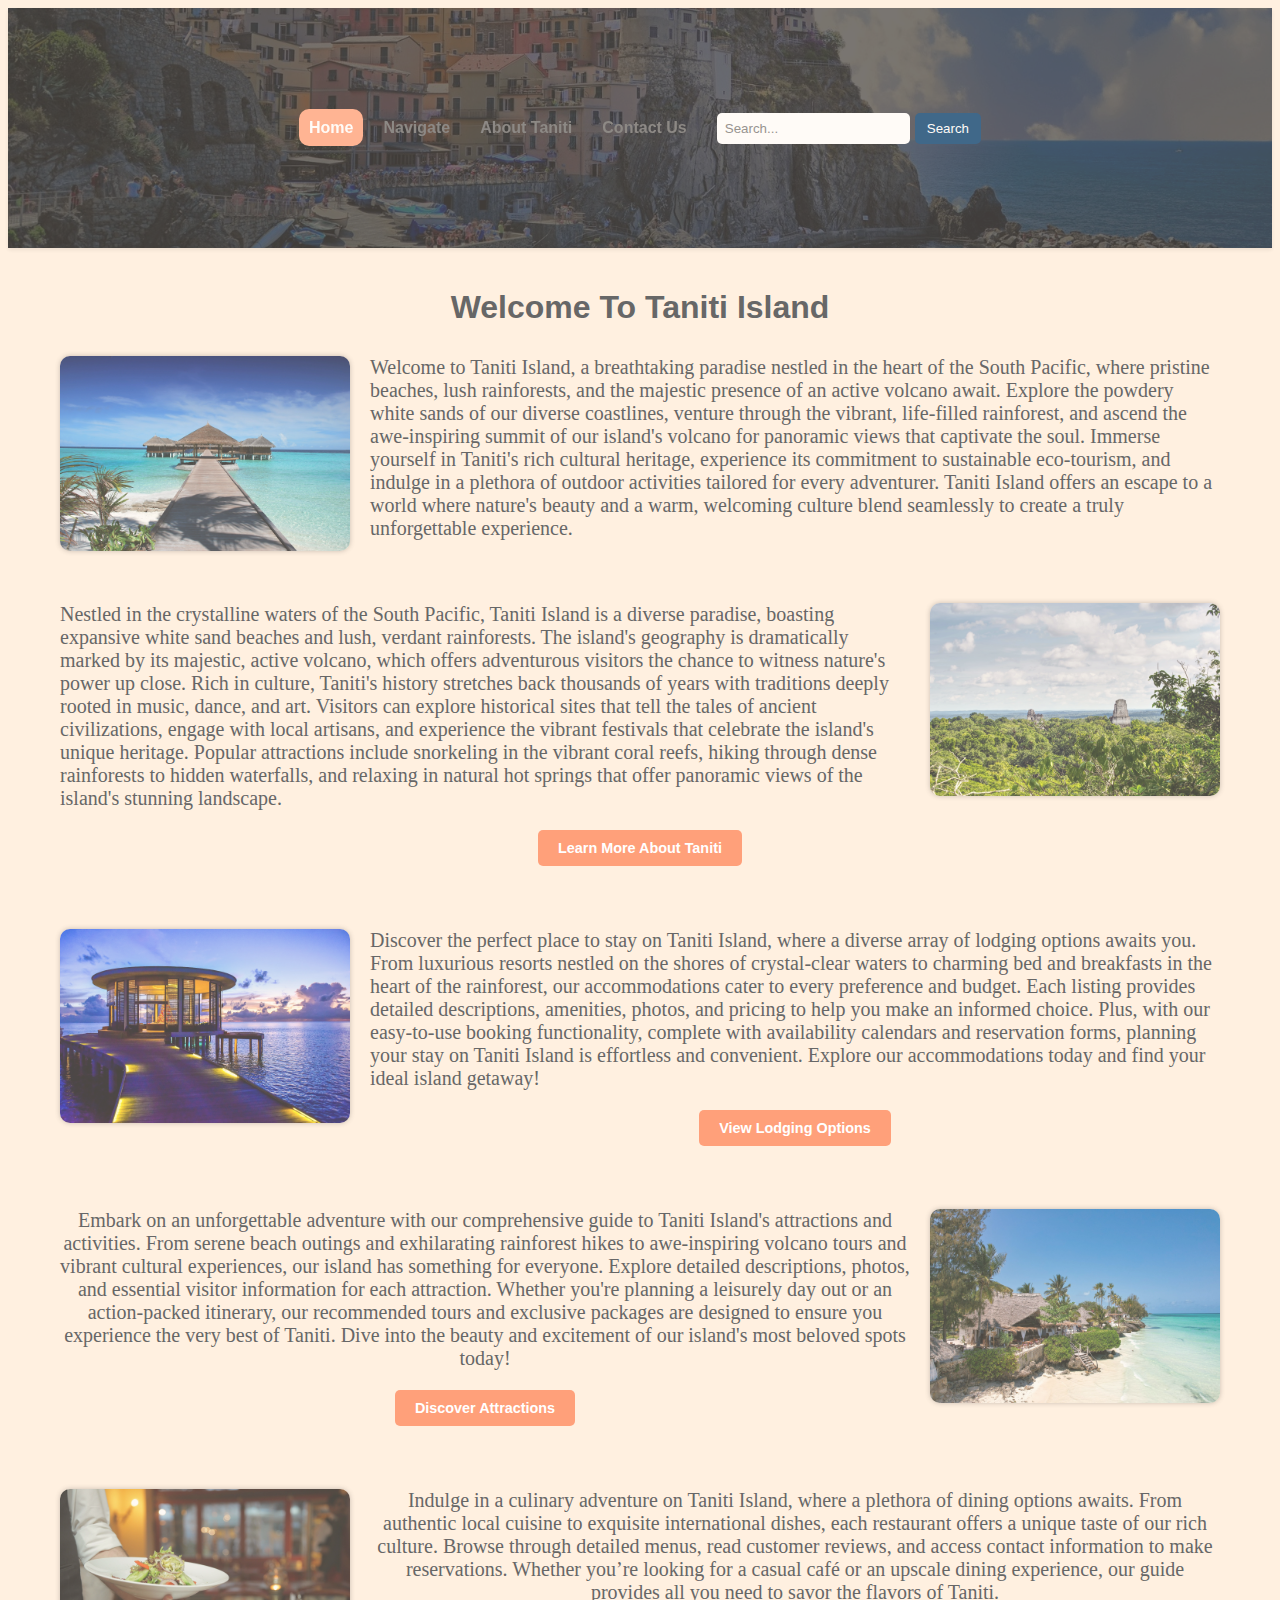
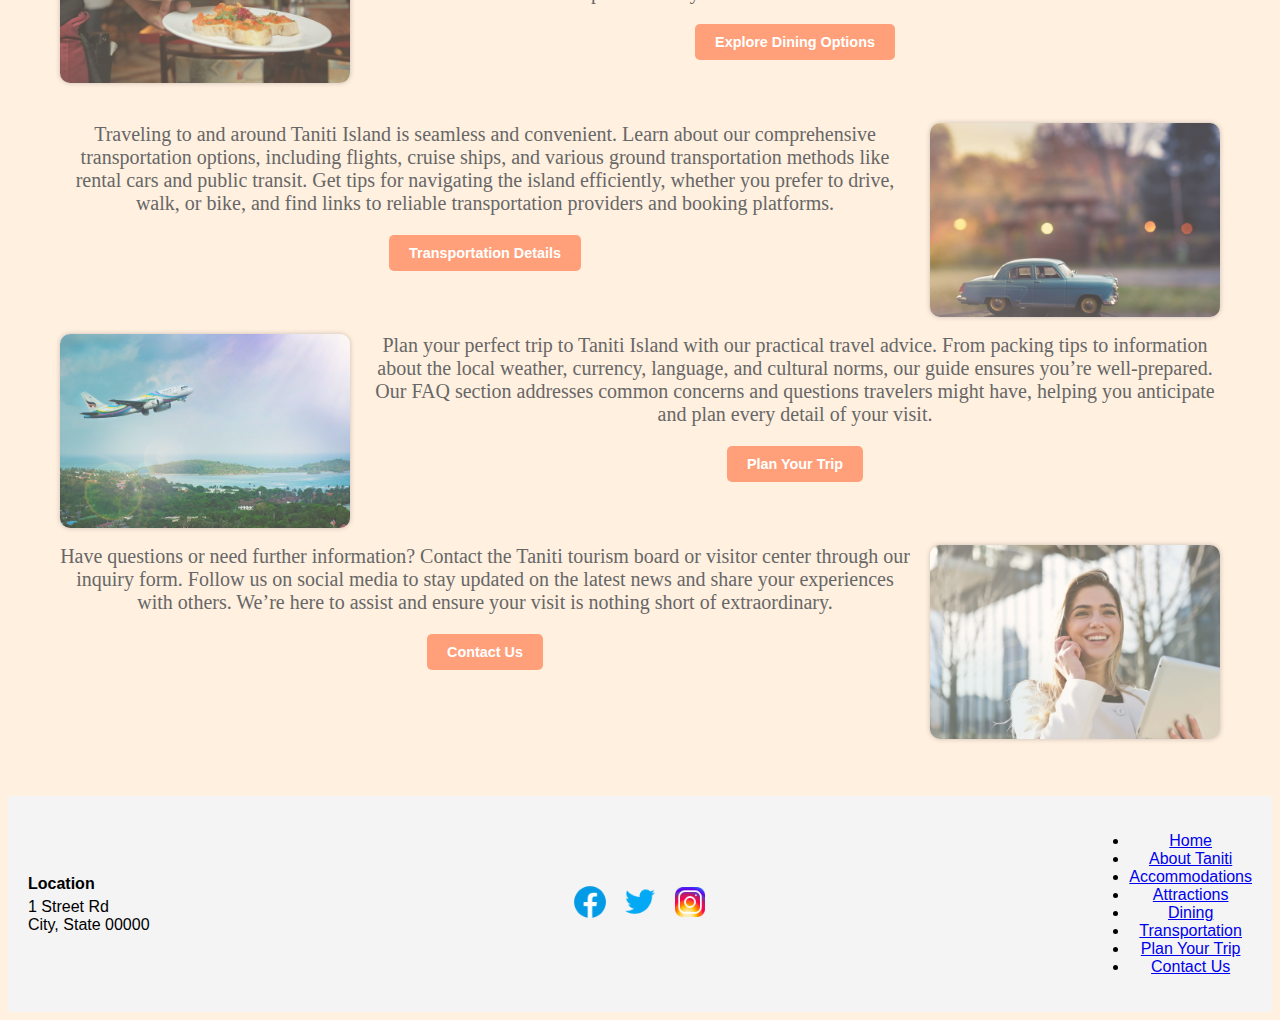
<file: Index.html>
<!DOCTYPE html>
<html lang="en">
   <head>
      <meta charset="UTF-8">
      <meta name="viewport" content="width=device-width, initial-scale=1.0">
      <title>Taniti Island</title>
      <link rel="stylesheet" href="styles.css">
      <script src="script.js"></script>
   </head>
   <body>
      <header>
         <div class="logo-container">
            <div class="nav-container">
               <nav>
                  <ul>
                     <li class="active"><a href="./index.html" class="active">Home</a></li>
                     <li class="submenu-parent">
                        <a href="#">Navigate</a>
                        <ul class="submenu">
                           <li>
                              <a href="./accommodations.html">Accommodations</a>
                           </li>
                           <li>
                              <a href="./attractions.html">Attractions</a>
                           </li>
                           <li>
                              <a href="./dining.html">Dining</a>
                           </li>
                           <li>
                              <a href="./transportation.html">Transportation</a>
                           </li>
                           <li>
                              <a href="./plan-your-trip.html">Plan Your Trip</a>
                           </li>
                        </ul>
                     </li>
                     <li><a href="./about-taniti.html">About Taniti</a></li>
                     <li><a href="./contact-us.html">Contact Us</a></li>
                  </ul>
               </nav>
               <nav class="search-bar">
                  <input type="text" id="search-input" placeholder="Search...">
                  <button type="submit" onclick="search()">Search</button>
               </nav>
            </div>
         </div>
      </header>
      <main id="main-content" style="padding-top: 20px;">
         <div class="intro">
            <h1>Welcome To Taniti Island</h1>
         </div>
         <img src="./Index/TanitiIntro.jpg" alt="Taniti Intro" class="images-format" id="index-image1">
         <p>Welcome to Taniti Island, a breathtaking paradise nestled in the heart of the South Pacific, where pristine beaches, lush rainforests, and the majestic presence of an active volcano await. Explore the powdery white sands of our diverse coastlines, venture through the vibrant, life-filled rainforest, and ascend the awe-inspiring summit of our island's volcano for panoramic views that captivate the soul. Immerse yourself in Taniti's rich cultural heritage, experience its commitment to sustainable eco-tourism, and indulge in a plethora of outdoor activities tailored for every adventurer. Taniti Island offers an escape to a world where nature's beauty and a warm, welcoming culture blend seamlessly to create a truly unforgettable experience.</p>
         <p><br></p>
         <a href="./about-taniti.html"><img src="./Index/AboutTaniti.jpg" alt="About Taniti" class="images-format" id="index-image2"></a>
         <p>Nestled in the crystalline waters of the South Pacific, Taniti Island is a diverse paradise, boasting expansive white sand beaches and lush, verdant rainforests. The island's geography is dramatically marked by its majestic, active volcano, which offers adventurous visitors the chance to witness nature's power up close. Rich in culture, Taniti's history stretches back thousands of years with traditions deeply rooted in music, dance, and art. Visitors can explore historical sites that tell the tales of ancient civilizations, engage with local artisans, and experience the vibrant festivals that celebrate the island's unique heritage. Popular attractions include snorkeling in the vibrant coral reefs, hiking through dense rainforests to hidden waterfalls, and relaxing in natural hot springs that offer panoramic views of the island's stunning landscape.
         <div class="button-container"><a href="./about-taniti.html" class="cta-button">Learn More About Taniti</a></div>
         </p>
         <p><br></p>
         <a href="./accommodations.html"><img src="./Index/Accommodations.jpg" alt="Accommodations" class="images-format" id="index-image1"></a>
         <p>Discover the perfect place to stay on Taniti Island, where a diverse array of lodging options awaits you. From luxurious resorts nestled on the shores of crystal-clear waters to charming bed and breakfasts in the heart of the rainforest, our accommodations cater to every preference and budget. Each listing provides detailed descriptions, amenities, photos, and pricing to help you make an informed choice. Plus, with our easy-to-use booking functionality, complete with availability calendars and reservation forms, planning your stay on Taniti Island is effortless and convenient. Explore our accommodations today and find your ideal island getaway!
         <div class="button-container">
         <a href="./accommodations.html" class="cta-button">View Lodging Options</a></p>
         <p><br></p>
         <p><a href="./attractions.html"><img src="./Index/Attractions.jpg" alt="Attractions" class="images-format" id="index-image2"></a>
            Embark on an unforgettable adventure with our comprehensive guide to Taniti Island's attractions and activities. From serene beach outings and exhilarating rainforest hikes to awe-inspiring volcano tours and vibrant cultural experiences, our island has something for everyone. Explore detailed descriptions, photos, and essential visitor information for each attraction. Whether you're planning a leisurely day out or an action-packed itinerary, our recommended tours and exclusive packages are designed to ensure you experience the very best of Taniti. Dive into the beauty and excitement of our island's most beloved spots today!
         <div class="button-container"><a href="./attractions.html" class="cta-button">Discover Attractions</a></div>
         </p>
         <p><br></p>
         <a href="./dining.html"><img src="./Index/Dining.jpg" alt="Dining" class="images-format" id="index-image1"></a>
         <p>Indulge in a culinary adventure on Taniti Island, where a plethora of dining options awaits. From authentic local cuisine to exquisite international dishes, each restaurant offers a unique taste of our rich culture. Browse through detailed menus, read customer reviews, and access contact information to make reservations. Whether you’re looking for a casual café or an upscale dining experience, our guide provides all you need to savor the flavors of Taniti.
         <div class="button-container"><a href="./dining.html" class="cta-button">Explore Dining Options</a></div>
         </p>
         <p><br></p>
         <a href="./transportation.html"><img src="./Index/Transportation.jpg" alt="Transportation" class="images-format" id="index-image2"></a>
         <p>Traveling to and around Taniti Island is seamless and convenient. Learn about our comprehensive transportation options, including flights, cruise ships, and various ground transportation methods like rental cars and public transit. Get tips for navigating the island efficiently, whether you prefer to drive, walk, or bike, and find links to reliable transportation providers and booking platforms.
         <div class="button-container"><a href="./transportation.html" class="cta-button">Transportation Details</a></div>
         </p>
         <p><br></p>
         <a href="./plan-your-trip.html"><img src="./Index/PlanYourTrip.jpg" alt="Plan Your Trip" class="images-format" id="index-image1"></a>
         <p>Plan your perfect trip to Taniti Island with our practical travel advice. From packing tips to information about the local weather, currency, language, and cultural norms, our guide ensures you’re well-prepared. Our FAQ section addresses common concerns and questions travelers might have, helping you anticipate and plan every detail of your visit.
         <div class="button-container"><a href="./plan-your-trip.html" class="cta-button">Plan Your Trip</a></div>
         </p>
         <p><br></p>
         <a href="./contact-us.html"><img src="./Index/ContactUs.jpg" alt="Contact Us" class="images-format" id="index-image2"></a>
         <p>Have questions or need further information? Contact the Taniti tourism board or visitor center through our inquiry form. Follow us on social media to stay updated on the latest news and share your experiences with others. We’re here to assist and ensure your visit is nothing short of extraordinary.
         <div class="button-container"><a href="./contact-us.html" class="cta-button">Contact Us</a></div>
         </p>
         <p><br></p>
         <p><br></p>
      </main>
      <footer>
         <div class="footer-container">
            <div class="footer-section" id="footer-location">
               <strong>Location</strong>
               <p class="street-address">1 Street Rd</p>
               <p class="city-state">City, State 00000</p>
            </div>
            <div class="footer-section" id="footer-social-media">
               <a href="#" class="social-icon">
               <img src="./Index/FB.png" alt="Facebook">
               </a>
               <a href="#" class="social-icon">
               <img src="./Index/TW.png" alt="Twitter">
               </a>
               <a href="#" class="social-icon">
               <img src="./Index/IG.png" alt="Instagram">
               </a>
            </div>
            <div class="footer-section" id="footer-quick-links">
               <ul>
                  <li><a href="index.html">Home</a></li>
                  <li><a href="about-taniti.html">About Taniti</a></li>
                  <li><a href="accommodations.html">Accommodations</a></li>
                  <li><a href="attractions.html">Attractions</a></li>
                  <li><a href="dining.html">Dining</a></li>
                  <li><a href="transportation.html">Transportation</a></li>
                  <li><a href="plan-your-trip.html">Plan Your Trip</a></li>
                  <li><a href="contact-us.html">Contact Us</a></li>
               </ul>
            </div>
         </div>
      </footer>
   </body>
</html>
</file>
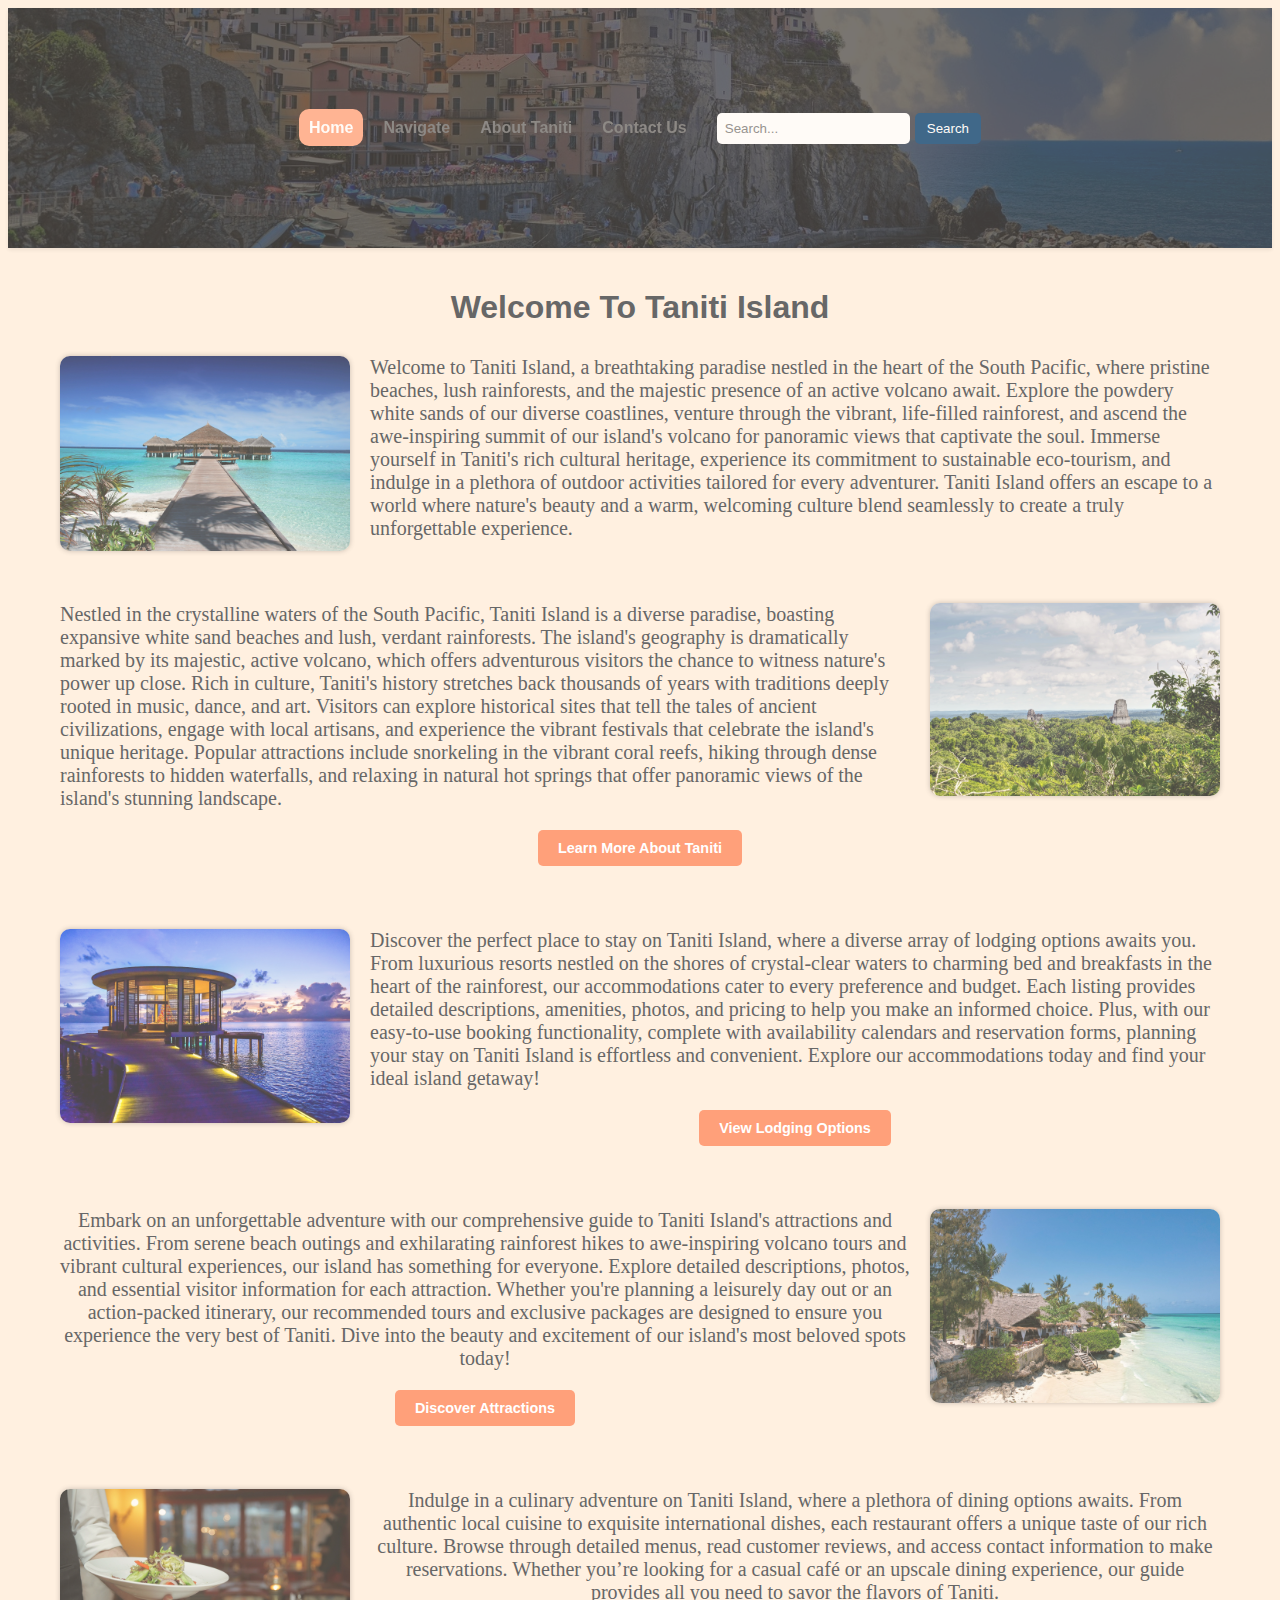
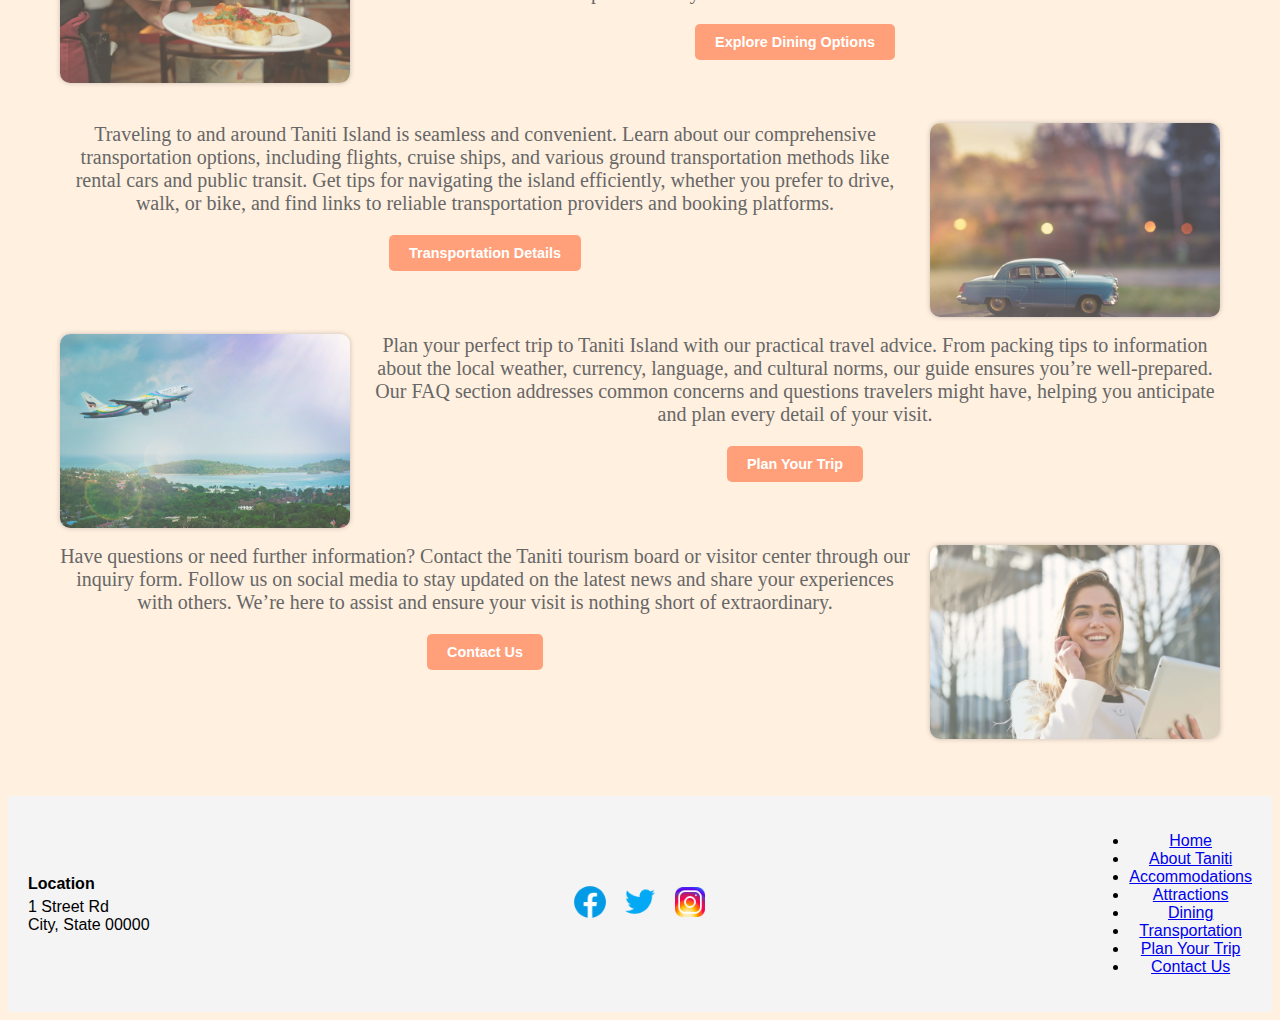
<file: index.html>
<!DOCTYPE html>
<html lang="en">
   <head>
      <meta charset="UTF-8">
      <meta name="viewport" content="width=device-width, initial-scale=1.0">
      <title>Taniti Island</title>
      <link rel="stylesheet" href="styles.css">
      <script src="script.js"></script>
   </head>
   <body>
      <header>
         <div class="logo-container">
            <div class="nav-container">
               <nav>
                  <ul>
                     <li class="active"><a href="./index.html" class="active">Home</a></li>
                     <li class="submenu-parent">
                        <a href="#">Navigate</a>
                        <ul class="submenu">
                           <li>
                              <a href="./accommodations.html">Accommodations</a>
                           </li>
                           <li>
                              <a href="./attractions.html">Attractions</a>
                           </li>
                           <li>
                              <a href="./dining.html">Dining</a>
                           </li>
                           <li>
                              <a href="./transportation.html">Transportation</a>
                           </li>
                           <li>
                              <a href="./plan-your-trip.html">Plan Your Trip</a>
                           </li>
                        </ul>
                     </li>
                     <li><a href="./about-taniti.html">About Taniti</a></li>
                     <li><a href="./contact-us.html">Contact Us</a></li>
                  </ul>
               </nav>
               <nav class="search-bar">
                  <input type="text" id="search-input" placeholder="Search...">
                  <button type="submit" onclick="search()">Search</button>
               </nav>
            </div>
         </div>
      </header>
      <main id="main-content" style="padding-top: 20px;">
         <div class="intro">
            <h1>Welcome To Taniti Island</h1>
         </div>
         <img src="./Index/TanitiIntro.jpg" alt="Taniti Intro" class="images-format" id="index-image1">
         <p>Welcome to Taniti Island, a breathtaking paradise nestled in the heart of the South Pacific, where pristine beaches, lush rainforests, and the majestic presence of an active volcano await. Explore the powdery white sands of our diverse coastlines, venture through the vibrant, life-filled rainforest, and ascend the awe-inspiring summit of our island's volcano for panoramic views that captivate the soul. Immerse yourself in Taniti's rich cultural heritage, experience its commitment to sustainable eco-tourism, and indulge in a plethora of outdoor activities tailored for every adventurer. Taniti Island offers an escape to a world where nature's beauty and a warm, welcoming culture blend seamlessly to create a truly unforgettable experience.</p>
         <p><br></p>
         <a href="./about-taniti.html"><img src="./Index/AboutTaniti.jpg" alt="About Taniti" class="images-format" id="index-image2"></a>
         <p>Nestled in the crystalline waters of the South Pacific, Taniti Island is a diverse paradise, boasting expansive white sand beaches and lush, verdant rainforests. The island's geography is dramatically marked by its majestic, active volcano, which offers adventurous visitors the chance to witness nature's power up close. Rich in culture, Taniti's history stretches back thousands of years with traditions deeply rooted in music, dance, and art. Visitors can explore historical sites that tell the tales of ancient civilizations, engage with local artisans, and experience the vibrant festivals that celebrate the island's unique heritage. Popular attractions include snorkeling in the vibrant coral reefs, hiking through dense rainforests to hidden waterfalls, and relaxing in natural hot springs that offer panoramic views of the island's stunning landscape.
         <div class="button-container"><a href="./about-taniti.html" class="cta-button">Learn More About Taniti</a></div>
         </p>
         <p><br></p>
         <a href="./accommodations.html"><img src="./Index/Accommodations.jpg" alt="Accommodations" class="images-format" id="index-image1"></a>
         <p>Discover the perfect place to stay on Taniti Island, where a diverse array of lodging options awaits you. From luxurious resorts nestled on the shores of crystal-clear waters to charming bed and breakfasts in the heart of the rainforest, our accommodations cater to every preference and budget. Each listing provides detailed descriptions, amenities, photos, and pricing to help you make an informed choice. Plus, with our easy-to-use booking functionality, complete with availability calendars and reservation forms, planning your stay on Taniti Island is effortless and convenient. Explore our accommodations today and find your ideal island getaway!
         <div class="button-container">
         <a href="./accommodations.html" class="cta-button">View Lodging Options</a></p>
         <p><br></p>
         <p><a href="./attractions.html"><img src="./Index/Attractions.jpg" alt="Attractions" class="images-format" id="index-image2"></a>
            Embark on an unforgettable adventure with our comprehensive guide to Taniti Island's attractions and activities. From serene beach outings and exhilarating rainforest hikes to awe-inspiring volcano tours and vibrant cultural experiences, our island has something for everyone. Explore detailed descriptions, photos, and essential visitor information for each attraction. Whether you're planning a leisurely day out or an action-packed itinerary, our recommended tours and exclusive packages are designed to ensure you experience the very best of Taniti. Dive into the beauty and excitement of our island's most beloved spots today!
         <div class="button-container"><a href="./attractions.html" class="cta-button">Discover Attractions</a></div>
         </p>
         <p><br></p>
         <a href="./dining.html"><img src="./Index/Dining.jpg" alt="Dining" class="images-format" id="index-image1"></a>
         <p>Indulge in a culinary adventure on Taniti Island, where a plethora of dining options awaits. From authentic local cuisine to exquisite international dishes, each restaurant offers a unique taste of our rich culture. Browse through detailed menus, read customer reviews, and access contact information to make reservations. Whether you’re looking for a casual café or an upscale dining experience, our guide provides all you need to savor the flavors of Taniti.
         <div class="button-container"><a href="./dining.html" class="cta-button">Explore Dining Options</a></div>
         </p>
         <p><br></p>
         <a href="./transportation.html"><img src="./Index/Transportation.jpg" alt="Transportation" class="images-format" id="index-image2"></a>
         <p>Traveling to and around Taniti Island is seamless and convenient. Learn about our comprehensive transportation options, including flights, cruise ships, and various ground transportation methods like rental cars and public transit. Get tips for navigating the island efficiently, whether you prefer to drive, walk, or bike, and find links to reliable transportation providers and booking platforms.
         <div class="button-container"><a href="./transportation.html" class="cta-button">Transportation Details</a></div>
         </p>
         <p><br></p>
         <a href="./plan-your-trip.html"><img src="./Index/PlanYourTrip.jpg" alt="Plan Your Trip" class="images-format" id="index-image1"></a>
         <p>Plan your perfect trip to Taniti Island with our practical travel advice. From packing tips to information about the local weather, currency, language, and cultural norms, our guide ensures you’re well-prepared. Our FAQ section addresses common concerns and questions travelers might have, helping you anticipate and plan every detail of your visit.
         <div class="button-container"><a href="./plan-your-trip.html" class="cta-button">Plan Your Trip</a></div>
         </p>
         <p><br></p>
         <a href="./contact-us.html"><img src="./Index/ContactUs.jpg" alt="Contact Us" class="images-format" id="index-image2"></a>
         <p>Have questions or need further information? Contact the Taniti tourism board or visitor center through our inquiry form. Follow us on social media to stay updated on the latest news and share your experiences with others. We’re here to assist and ensure your visit is nothing short of extraordinary.
         <div class="button-container"><a href="./contact-us.html" class="cta-button">Contact Us</a></div>
         </p>
         <p><br></p>
         <p><br></p>
      </main>
      <footer>
         <div class="footer-container">
            <div class="footer-section" id="footer-location">
               <strong>Location</strong>
               <p class="street-address">1 Street Rd</p>
               <p class="city-state">City, State 00000</p>
            </div>
            <div class="footer-section" id="footer-social-media">
               <a href="#" class="social-icon">
               <img src="./Index/FB.png" alt="Facebook">
               </a>
               <a href="#" class="social-icon">
               <img src="./Index/TW.png" alt="Twitter">
               </a>
               <a href="#" class="social-icon">
               <img src="./Index/IG.png" alt="Instagram">
               </a>
            </div>
            <div class="footer-section" id="footer-quick-links">
               <ul>
                  <li><a href="index.html">Home</a></li>
                  <li><a href="about-taniti.html">About Taniti</a></li>
                  <li><a href="accommodations.html">Accommodations</a></li>
                  <li><a href="attractions.html">Attractions</a></li>
                  <li><a href="dining.html">Dining</a></li>
                  <li><a href="transportation.html">Transportation</a></li>
                  <li><a href="plan-your-trip.html">Plan Your Trip</a></li>
                  <li><a href="contact-us.html">Contact Us</a></li>
               </ul>
            </div>
         </div>
      </footer>
   </body>
</html>
</file>
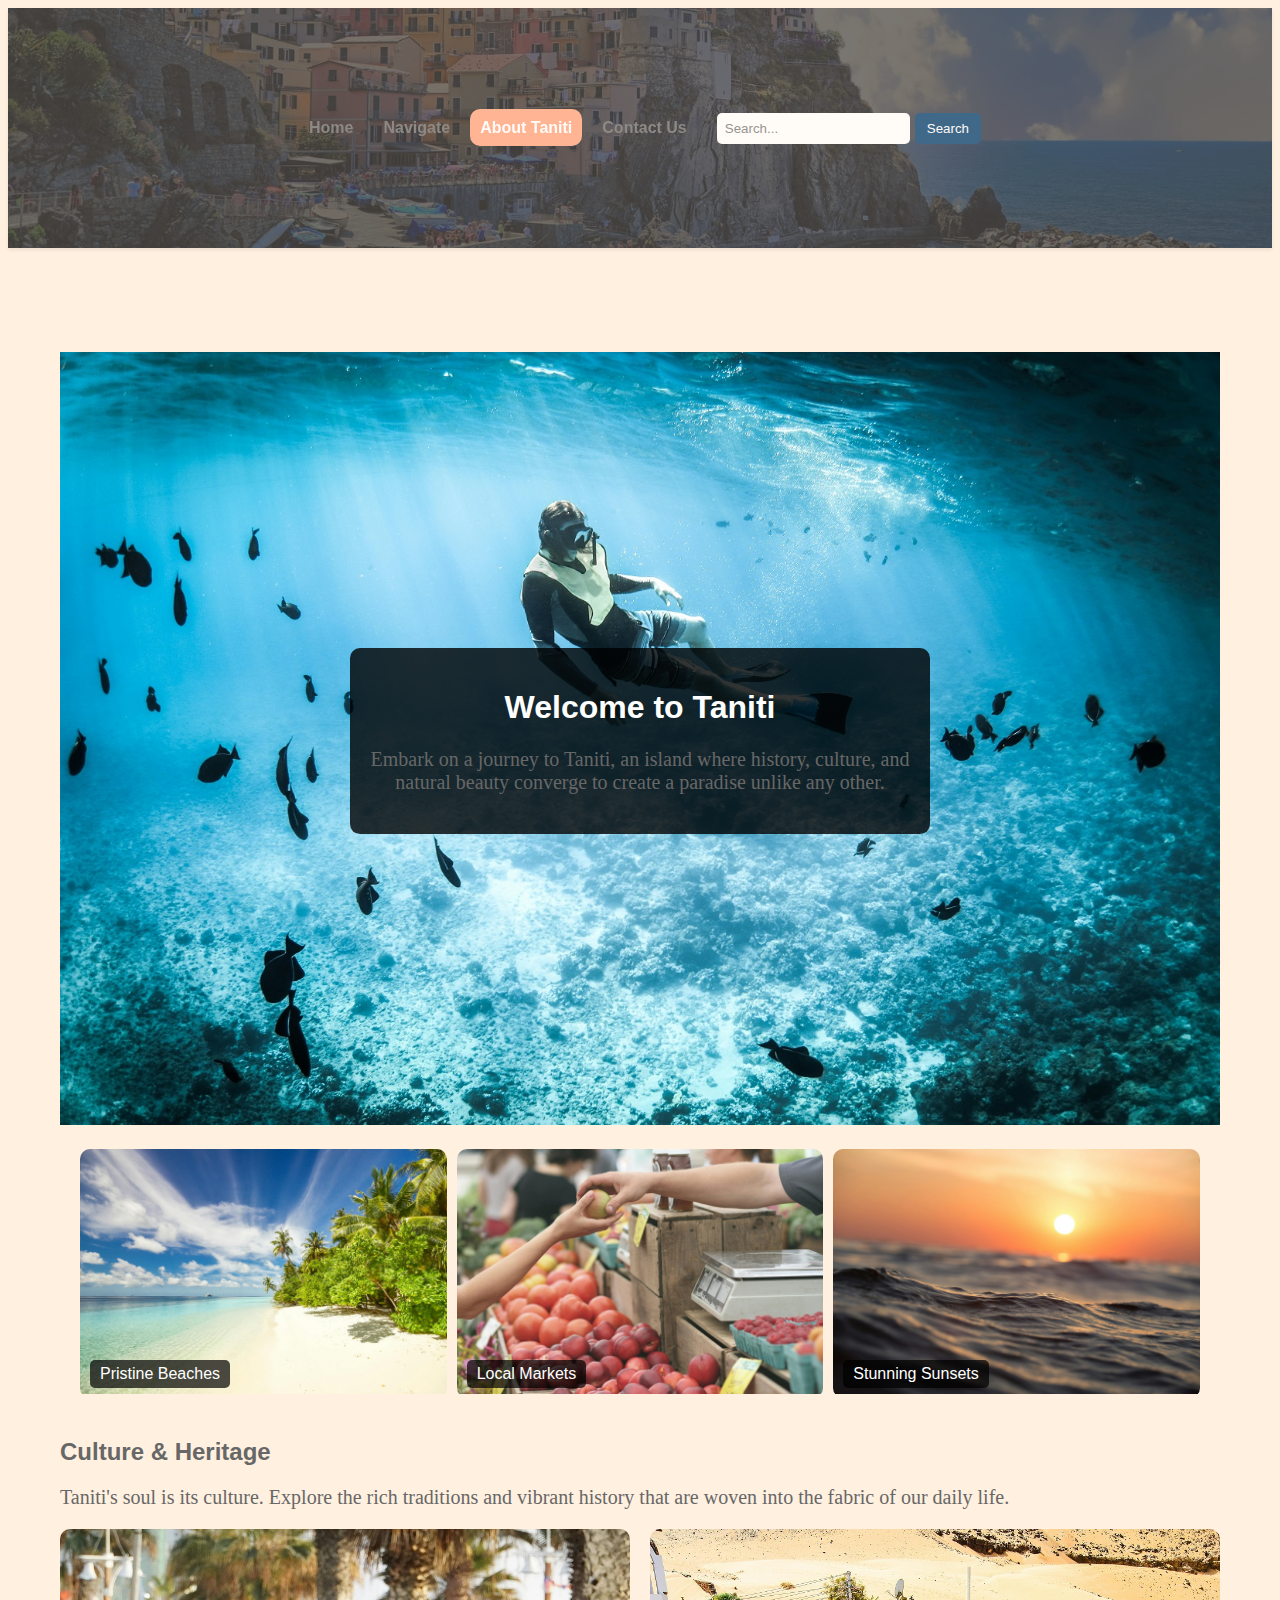
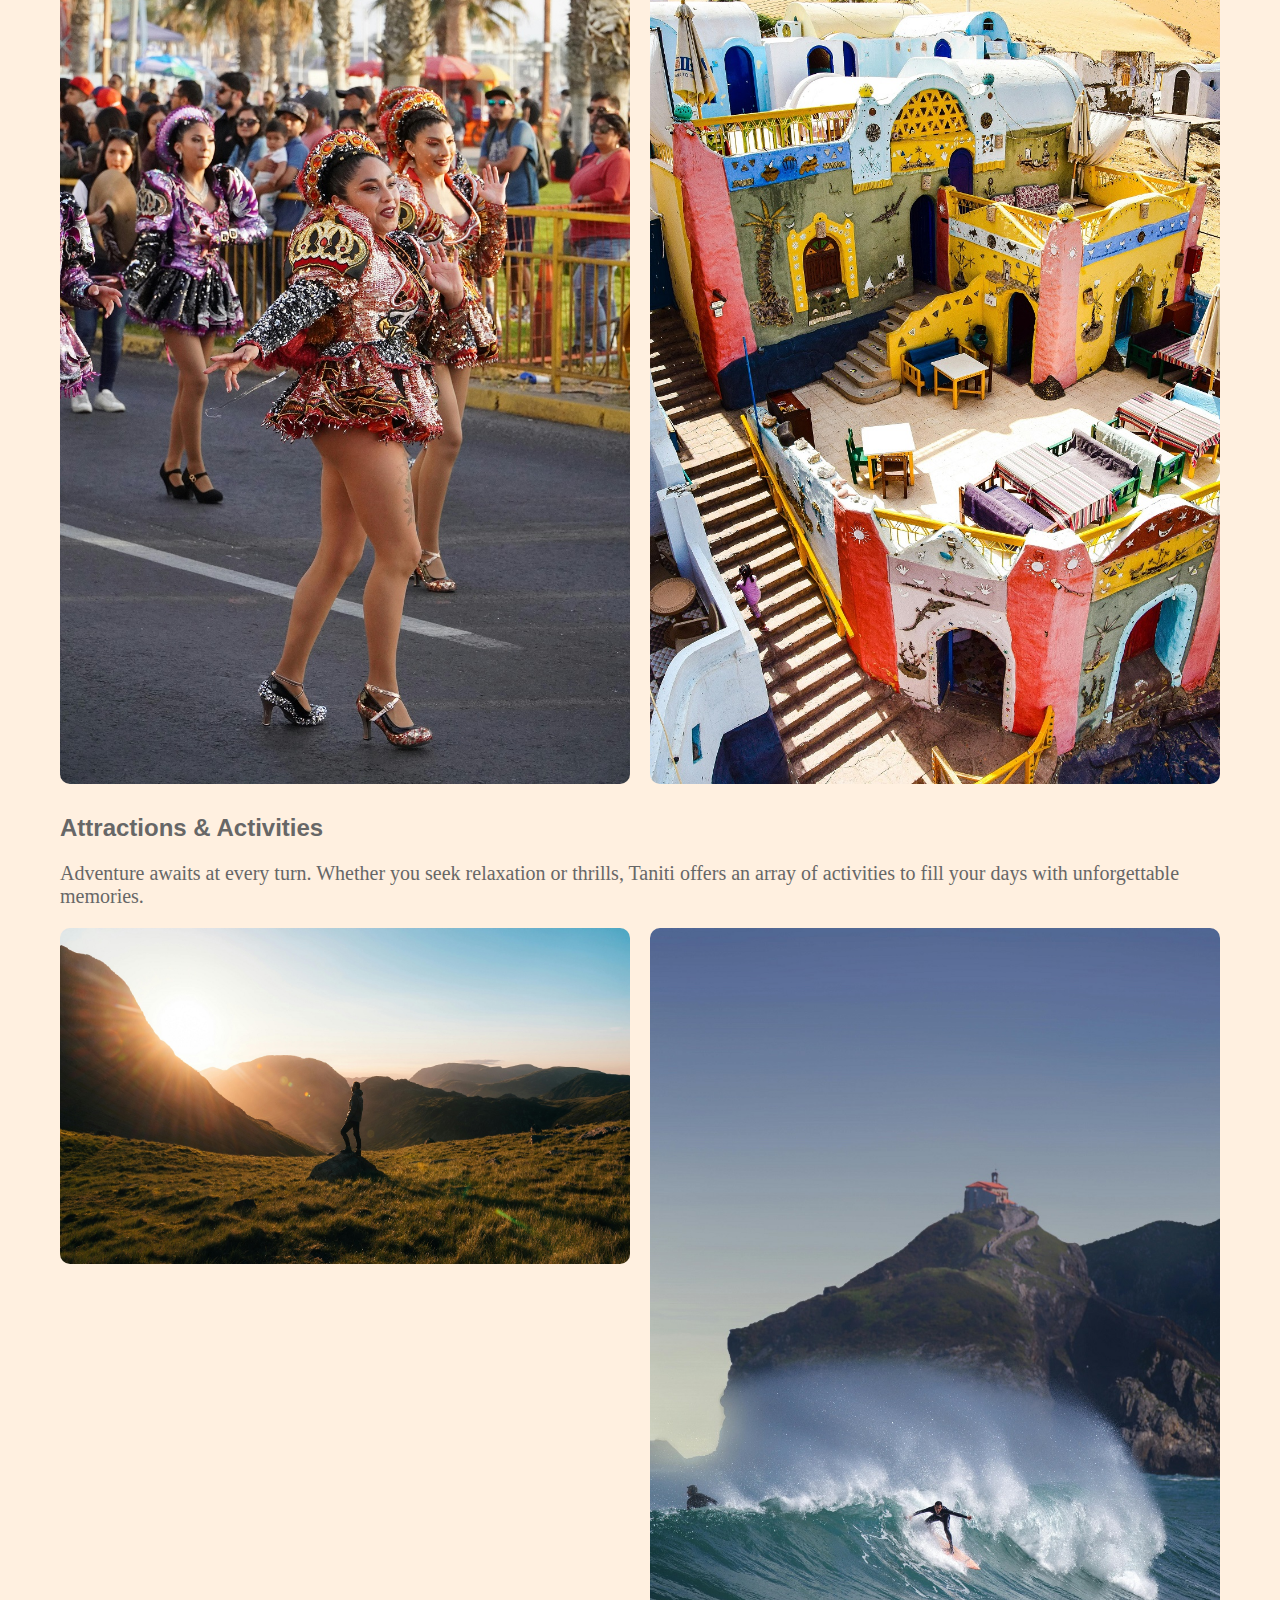
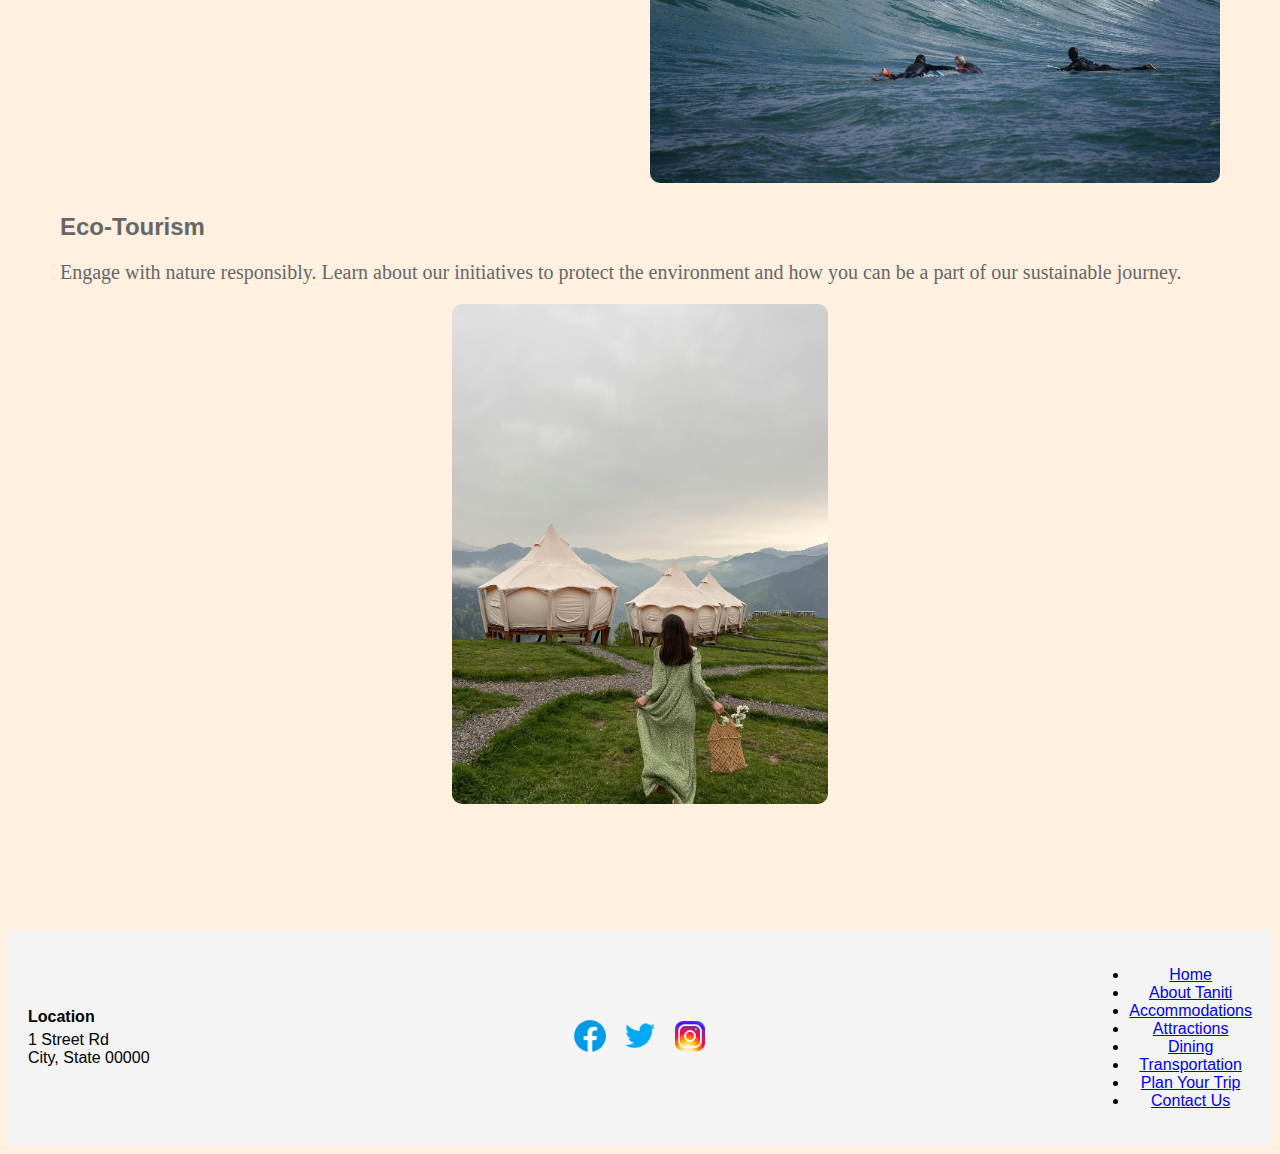
<file: about-taniti.html>
<!DOCTYPE html>
<html lang="en">
   <head>
      <meta charset="UTF-8">
      <meta name="viewport" content="width=device-width, initial-scale=1.0">
      <title>Taniti Island</title>
      <link rel="stylesheet" href="styles.css">
      <script src="script.js"></script>
   </head>
   <body>
      <header>
         <div class="logo-container">
            <div class="nav-container">
               <nav>
                  <ul>
                     <li><a href="./index.html">Home</a></li>
                     <li class="submenu-parent">
                        <a href="#">Navigate</a>
                        <ul class="submenu">
                           <li>
                              <a href="./accommodations.html">Accommodations</a>
                           </li>
                           <li>
                              <a href="./attractions.html">Attractions</a>
                           </li>
                           <li>
                              <a href="./dining.html">Dining</a>
                           </li>
                           <li>
                              <a href="./transportation.html">Transportation</a>
                           </li>
                           <li>
                              <a href="./plan-your-trip.html">Plan Your Trip</a>
                           </li>
                        </ul>
                     </li>
                     <li class="active"><a href="./about-taniti.html" class="active">About Taniti</a></li>
                     <li><a href="./contact-us.html">Contact Us</a></li>
                  </ul>
               </nav>
               <nav class="search-bar">
                  <input type="text" id="search-input" placeholder="Search...">
                  <button type="submit" onclick="search()">Search</button>
               </nav>
            </div>
         </div>
      </header>
	  <p><br></p>
      <p><br></p>
      <main>
         <section class="about-taniti-hero">
            <img src="./About Taniti/TanitiOverview.jpg" alt="Overview of Taniti Island" class="hero-image">
            <div class="hero-text">
               <h1>Welcome to Taniti</h1>
               <p>Embark on a journey to Taniti, an island where history, culture, and natural beauty converge to create a paradise unlike any other.</p>
            </div>
         </section>
         <section class="about-taniti-grid">
            <div class="grid-item">
               <img src="./About Taniti/TanitiBeach.jpg" alt="Taniti Beach">
               <div class="grid-item-text">Pristine Beaches</div>
            </div>
            <div class="grid-item">
               <img src="./About Taniti/TanitiMarket.jpg" alt="Taniti Market">
               <div class="grid-item-text">Local Markets</div>
            </div>
            <div class="grid-item">
               <img src="./About Taniti/TanitiSunset.jpg" alt="Taniti Sunset">
               <div class="grid-item-text">Stunning Sunsets</div>
            </div>
         </section>
         <section class="culture-heritage">
            <h2>Culture & Heritage</h2>
            <p>Taniti's soul is its culture. Explore the rich traditions and vibrant history that are woven into the fabric of our daily life.</p>
            <div class="culture-image-grid">
               <img src="./About Taniti/TanitiDance.jpeg" alt="Taniti Dance">
               <img src="./About Taniti/TanitiArt.jpg" alt="Taniti Art">
            </div>
         </section>
         <section class="attractions-activities">
            <h2>Attractions & Activities</h2>
            <p>Adventure awaits at every turn. Whether you seek relaxation or thrills, Taniti offers an array of activities to fill your days with unforgettable memories.</p>
            <div class="activities-image-gallery">
               <img src="./About Taniti/TanitiHiking.jpg" alt="Hiking in Taniti">
               <img src="./About Taniti/TanitiSurfing.jpg" alt="Surfing in Taniti">
            </div>
         </section>
         <section class="eco-tourism">
            <h2>Eco-Tourism</h2>
            <p>Engage with nature responsibly. Learn about our initiatives to protect the environment and how you can be a part of our sustainable journey.</p>
            <img src="./About Taniti/TanitiEcoTourism.jpg" alt="Eco Tourism in Taniti" class="responsive-image">
         </section>
         <p><br></p>
         <p><br></p>
      </main>
      <footer>
         <div class="footer-container">
            <div class="footer-section" id="footer-location">
               <strong>Location</strong>
               <p class="street-address">1 Street Rd</p>
               <p class="city-state">City, State 00000</p>
            </div>
            <div class="footer-section" id="footer-social-media">
               <a href="#" class="social-icon">
               <img src="./Index/FB.png" alt="Facebook">
               </a>
               <a href="#" class="social-icon">
               <img src="./Index/TW.png" alt="Twitter">
               </a>
               <a href="#" class="social-icon">
               <img src="./Index/IG.png" alt="Instagram">
               </a>
            </div>
            <div class="footer-section" id="footer-quick-links">
               <ul>
                  <li><a href="index.html">Home</a></li>
                  <li><a href="about-taniti.html">About Taniti</a></li>
                  <li><a href="accommodations.html">Accommodations</a></li>
                  <li><a href="attractions.html">Attractions</a></li>
                  <li><a href="dining.html">Dining</a></li>
                  <li><a href="transportation.html">Transportation</a></li>
                  <li><a href="plan-your-trip.html">Plan Your Trip</a></li>
                  <li><a href="contact-us.html">Contact Us</a></li>
               </ul>
            </div>
         </div>
      </footer>
   </body>
</html>
</file>
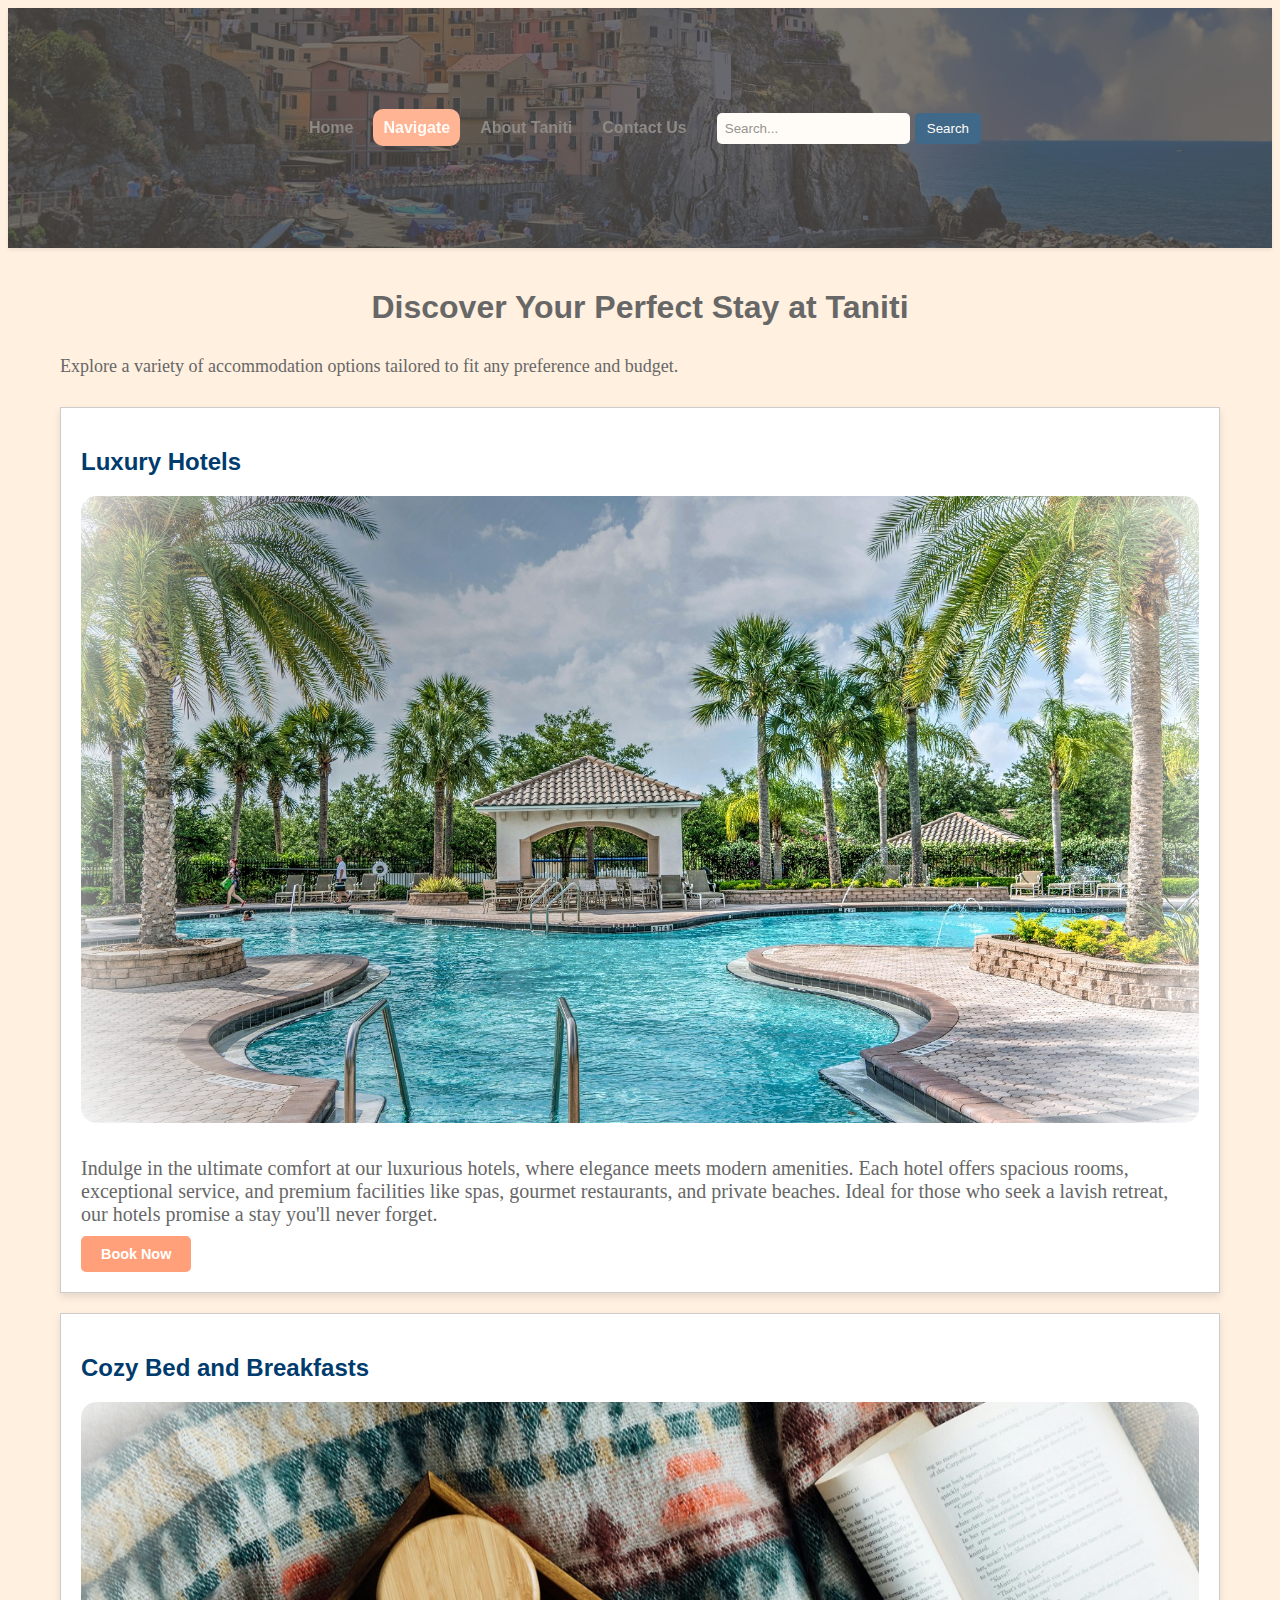
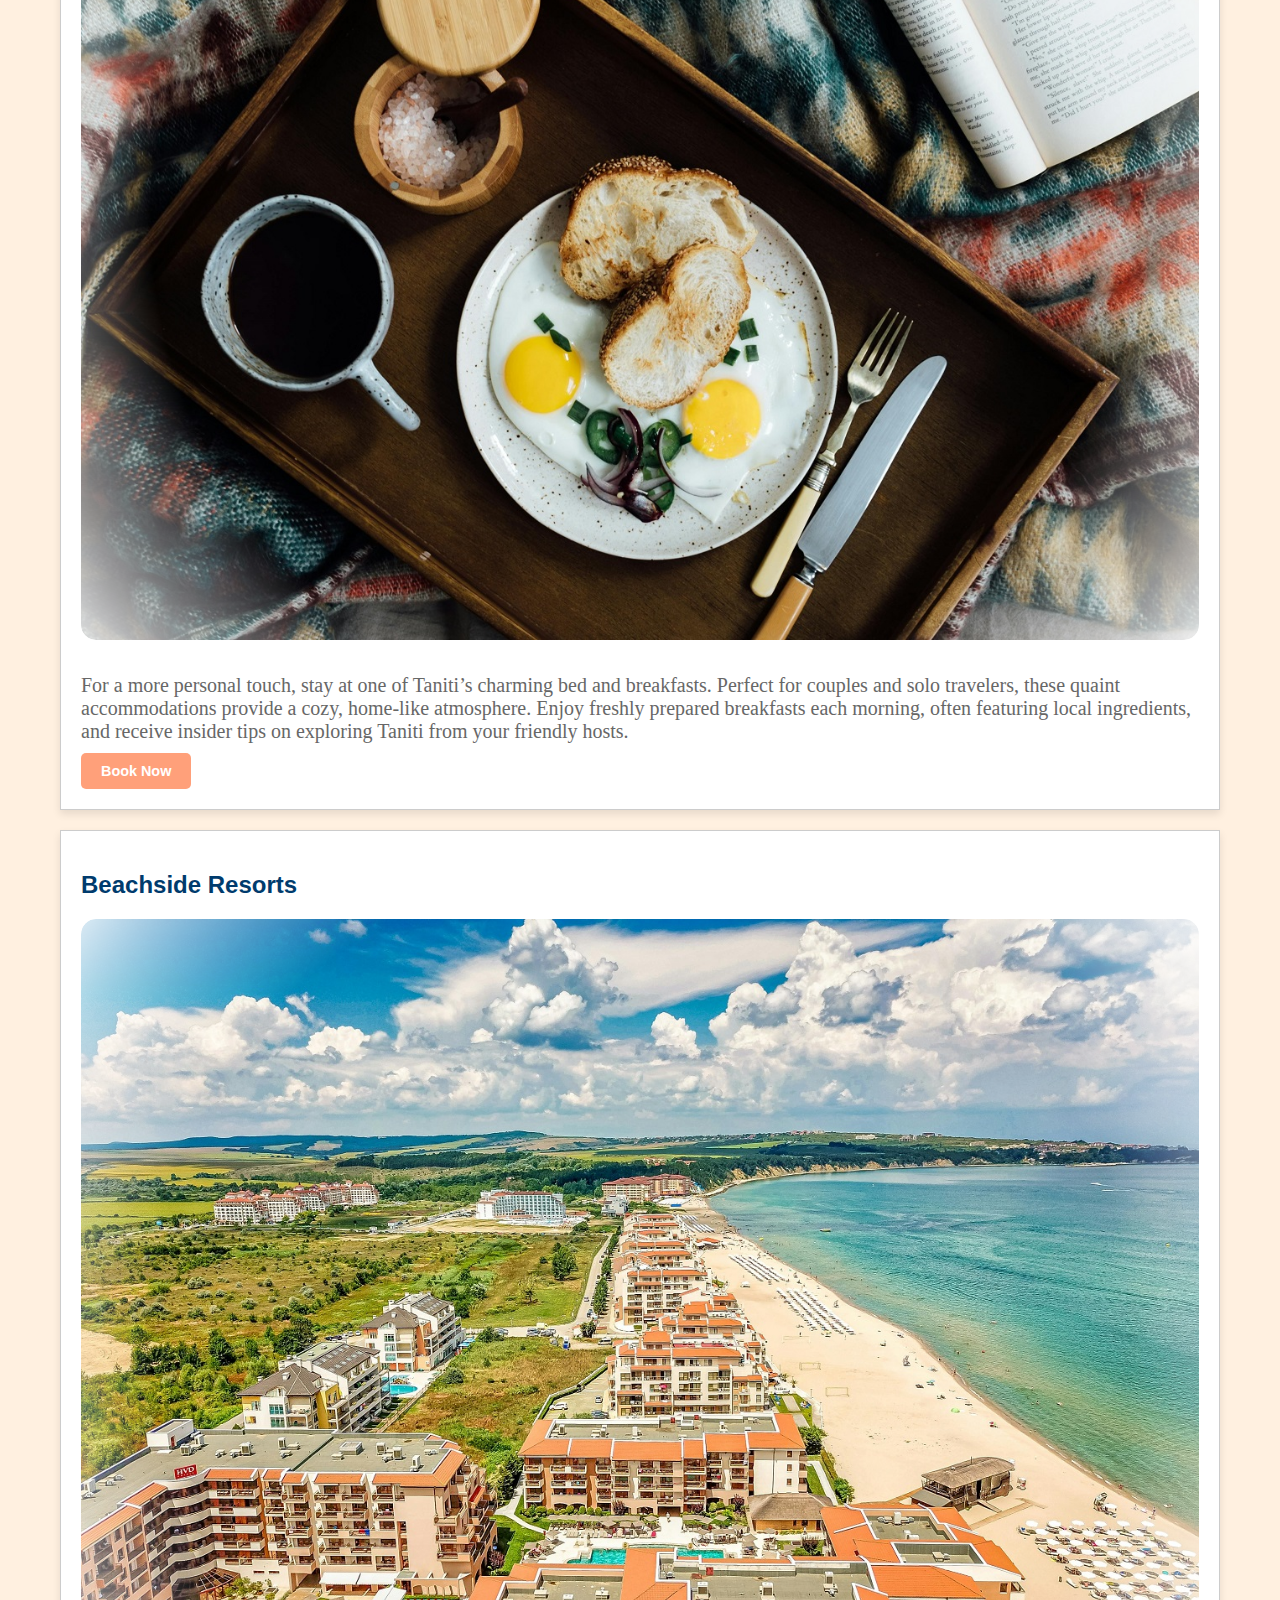
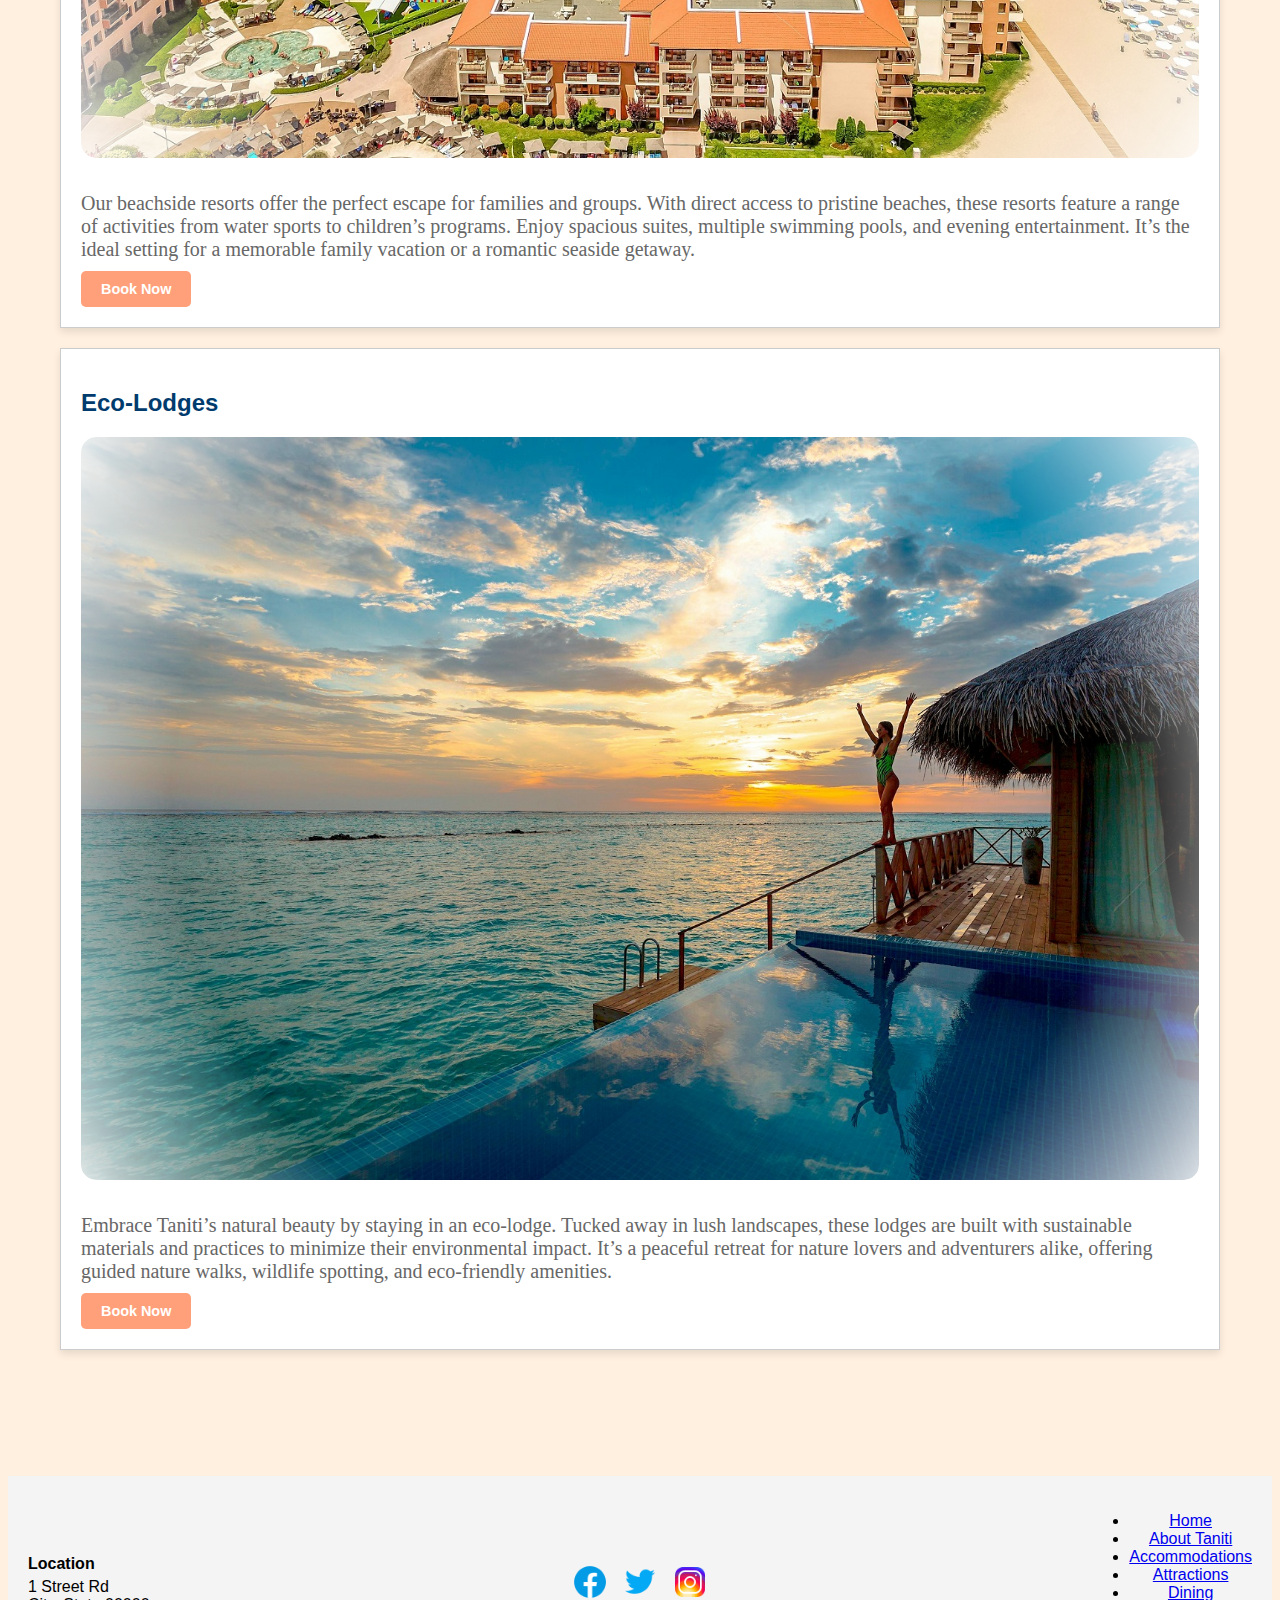
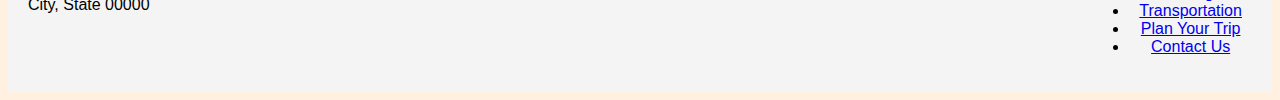
<file: accommodations.html>
<!DOCTYPE html>
<html lang="en">
   <head>
      <meta charset="UTF-8">
      <meta name="viewport" content="width=device-width, initial-scale=1.0">
      <title>Attractions at Taniti Island</title>
      <link rel="stylesheet" href="styles.css">
      <script src="script.js"></script>
   </head>
   <body>
      <header>
         <div class="logo-container">
            <div class="nav-container">
               <nav>
                  <ul>
                     <li ><a href="./index.html" >Home</a></li>
                     <li class="submenu-parent">
                        <a href="#" class="active">Navigate</a>
                        <ul class="submenu" class="active">
                           <li>
                              <a href="./accommodations.html" class="active">Accommodations</a>
                           </li>
                           <li>
                              <a href="./attractions.html">Attractions</a>
                           </li>
                           <li>
                              <a href="./dining.html">Dining</a>
                           </li>
                           <li>
                              <a href="./transportation.html">Transportation</a>
                           </li>
                           <li>
                              <a href="./plan-your-trip.html">Plan Your Trip</a>
                           </li>
                        </ul>
                     </li>
                     <li><a href="./about-taniti.html">About Taniti</a></li>
                     <li><a href="./contact-us.html">Contact Us</a></li>
                  </ul>
               </nav>
               <nav class="search-bar">
                  <input type="text" id="search-input" placeholder="Search...">
                  <button type="submit" onclick="search()">Search</button>
               </nav>
            </div>
         </div>
      </header>
      <main>
         <div class="intro">
            <h1>Discover Your Perfect Stay at Taniti</h1>
            <p>Explore a variety of accommodation options tailored to fit any preference and budget.</p>
         </div>
         <section class="accommodations">
            <article>
               <h2>Luxury Hotels</h2>
               <img src="./Accommodations/LuxuryHotels.jpg" alt="Luxury Hotel">
               <p>Indulge in the ultimate comfort at our luxurious hotels, where elegance meets modern amenities. Each hotel offers spacious rooms, exceptional service, and premium facilities like spas, gourmet restaurants, and private beaches. Ideal for those who seek a lavish retreat, our hotels promise a stay you'll never forget.</p>
               <a href="#" class="cta-button">Book Now</a>
            </article>
            <article>
               <h2>Cozy Bed and Breakfasts</h2>
               <img src="./Accommodations/CozyBedandBreakfasts.jpg" alt="Bed and Breakfast">
               <p>For a more personal touch, stay at one of Taniti’s charming bed and breakfasts. Perfect for couples and solo travelers, these quaint accommodations provide a cozy, home-like atmosphere. Enjoy freshly prepared breakfasts each morning, often featuring local ingredients, and receive insider tips on exploring Taniti from your friendly hosts.</p>
               <a href="#" class="cta-button">Book Now</a>
            </article>
            <article>
               <h2>Beachside Resorts</h2>
               <img src="./Accommodations/BeachsideResorts.jpg" alt="Beachside Resort">
               <p>Our beachside resorts offer the perfect escape for families and groups. With direct access to pristine beaches, these resorts feature a range of activities from water sports to children’s programs. Enjoy spacious suites, multiple swimming pools, and evening entertainment. It’s the ideal setting for a memorable family vacation or a romantic seaside getaway.</p>
               <a href="#" class="cta-button">Book Now</a>
            </article>
            <article>
               <h2>Eco-Lodges</h2>
               <img src="./Accommodations/EcoLodges.jpg" alt="Eco Lodge">
               <p>Embrace Taniti’s natural beauty by staying in an eco-lodge. Tucked away in lush landscapes, these lodges are built with sustainable materials and practices to minimize their environmental impact. It’s a peaceful retreat for nature lovers and adventurers alike, offering guided nature walks, wildlife spotting, and eco-friendly amenities.</p>
               <a href="#" class="cta-button">Book Now</a>
            </article>
         </section>
         <p><br></p>
         <p><br></p>
      </main>
      <footer>
         <div class="footer-container">
            <div class="footer-section" id="footer-location">
               <strong>Location</strong>
               <p class="street-address">1 Street Rd</p>
               <p class="city-state">City, State 00000</p>
            </div>
            <div class="footer-section" id="footer-social-media">
               <a href="#" class="social-icon">
               <img src="./Index/FB.png" alt="Facebook">
               </a>
               <a href="#" class="social-icon">
               <img src="./Index/TW.png" alt="Twitter">
               </a>
               <a href="#" class="social-icon">
               <img src="./Index/IG.png" alt="Instagram">
               </a>
            </div>
            <div class="footer-section" id="footer-quick-links">
               <ul>
                  <li><a href="index.html">Home</a></li>
                  <li><a href="about-taniti.html">About Taniti</a></li>
                  <li><a href="accommodations.html">Accommodations</a></li>
                  <li><a href="attractions.html">Attractions</a></li>
                  <li><a href="dining.html">Dining</a></li>
                  <li><a href="transportation.html">Transportation</a></li>
                  <li><a href="plan-your-trip.html">Plan Your Trip</a></li>
                  <li><a href="contact-us.html">Contact Us</a></li>
               </ul>
            </div>
         </div>
      </footer>
   </body>
</html>
</file>
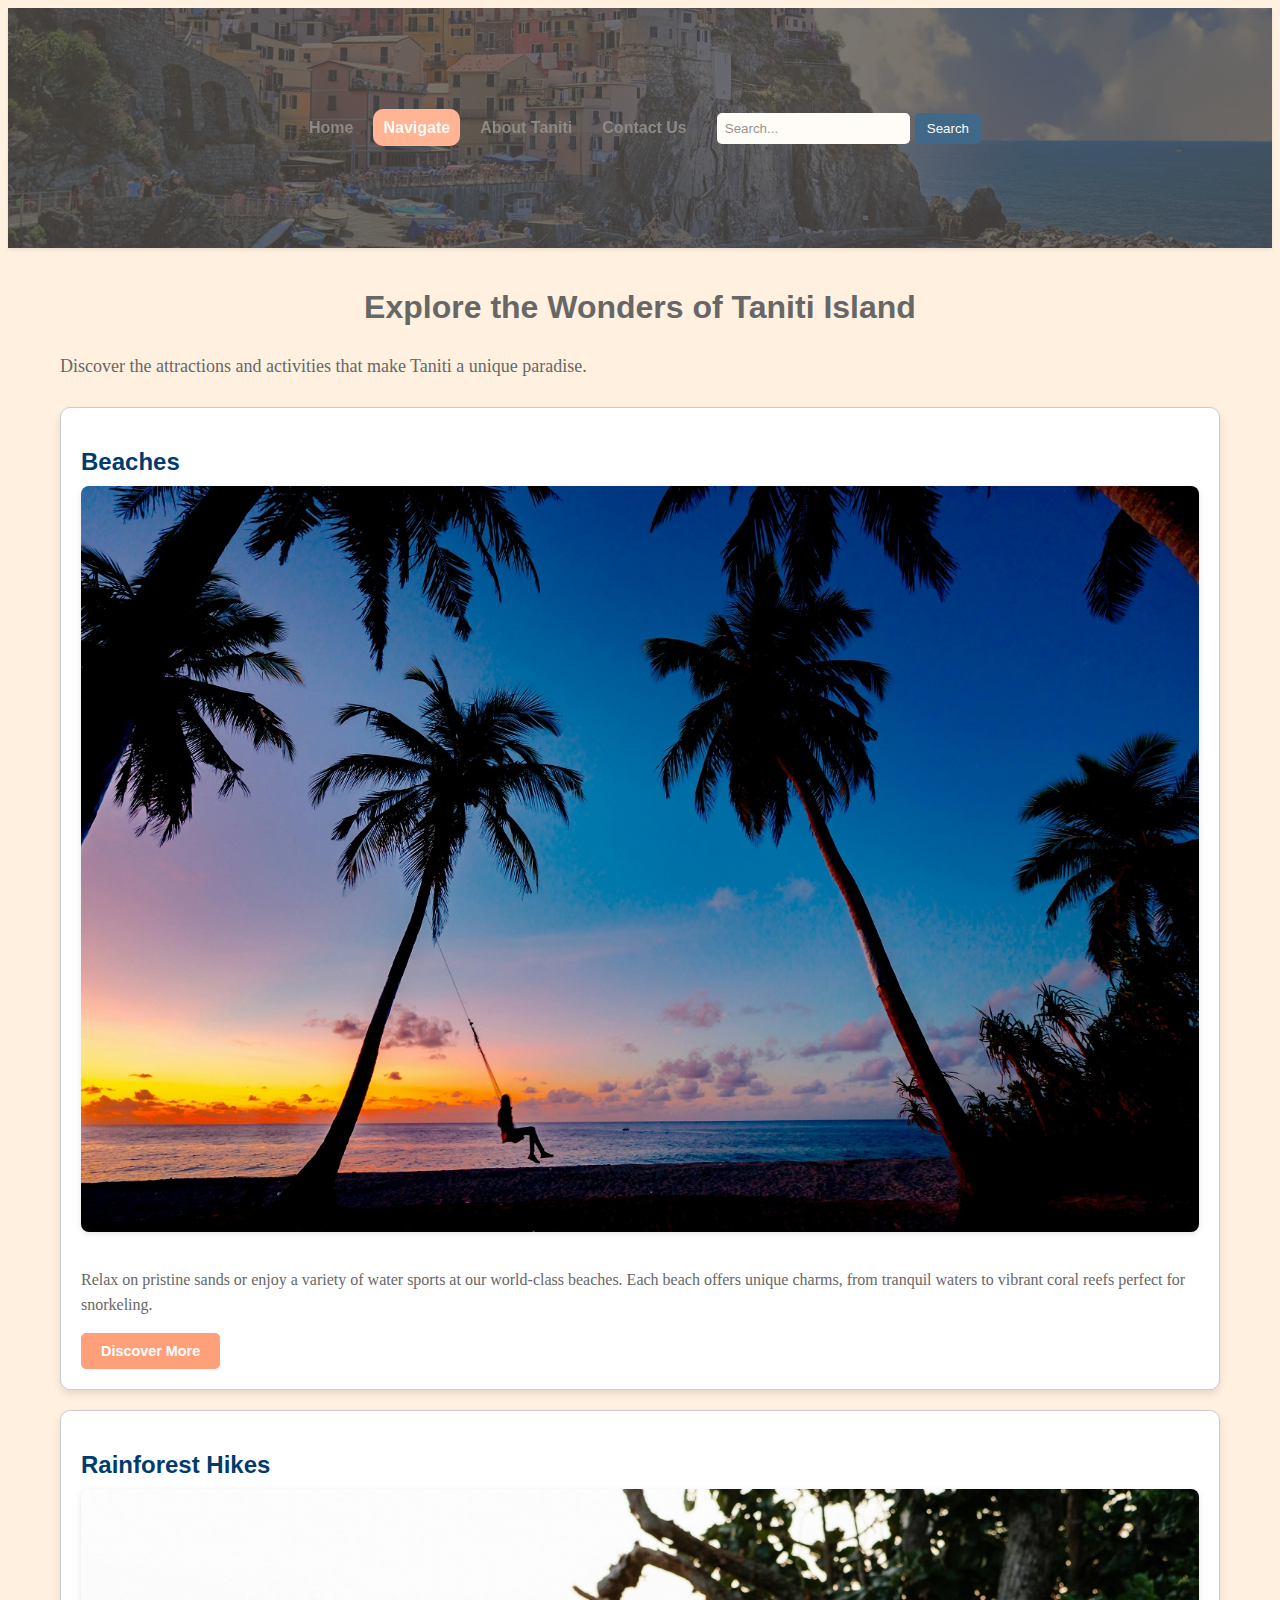
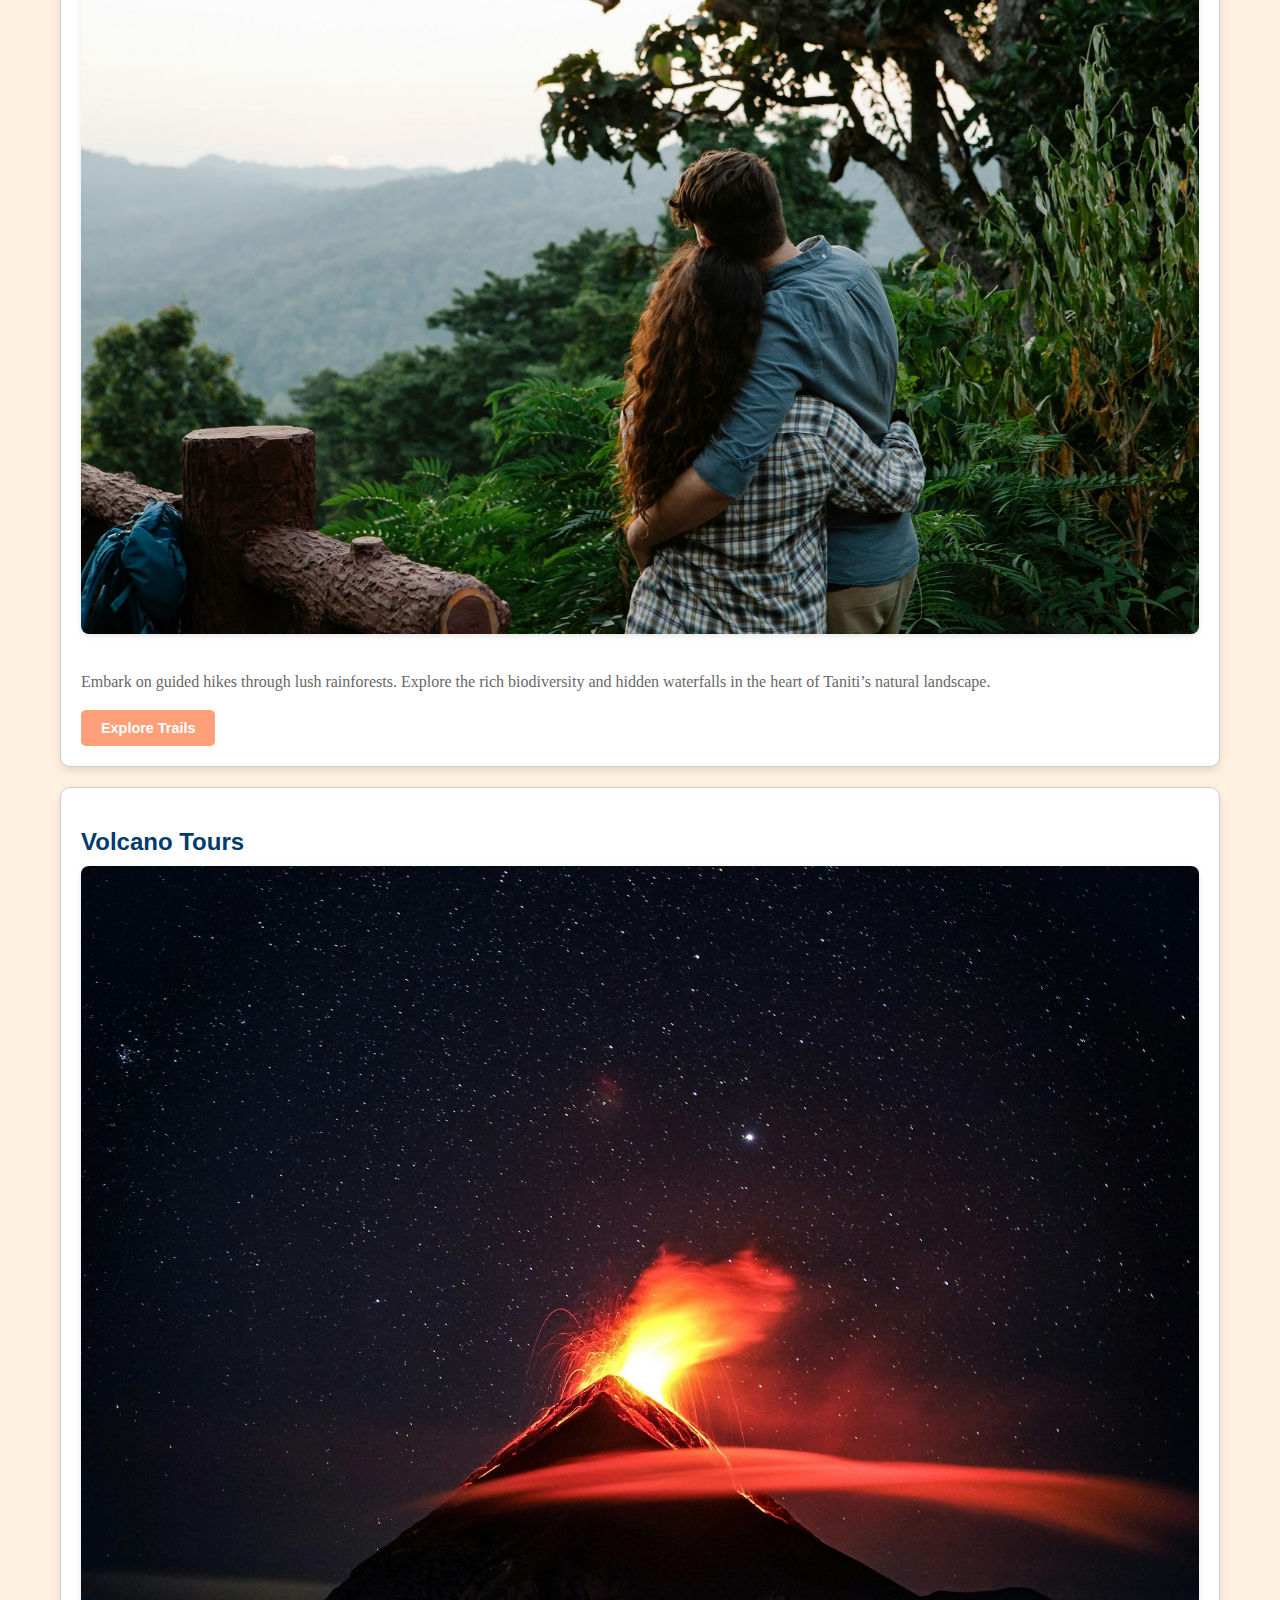
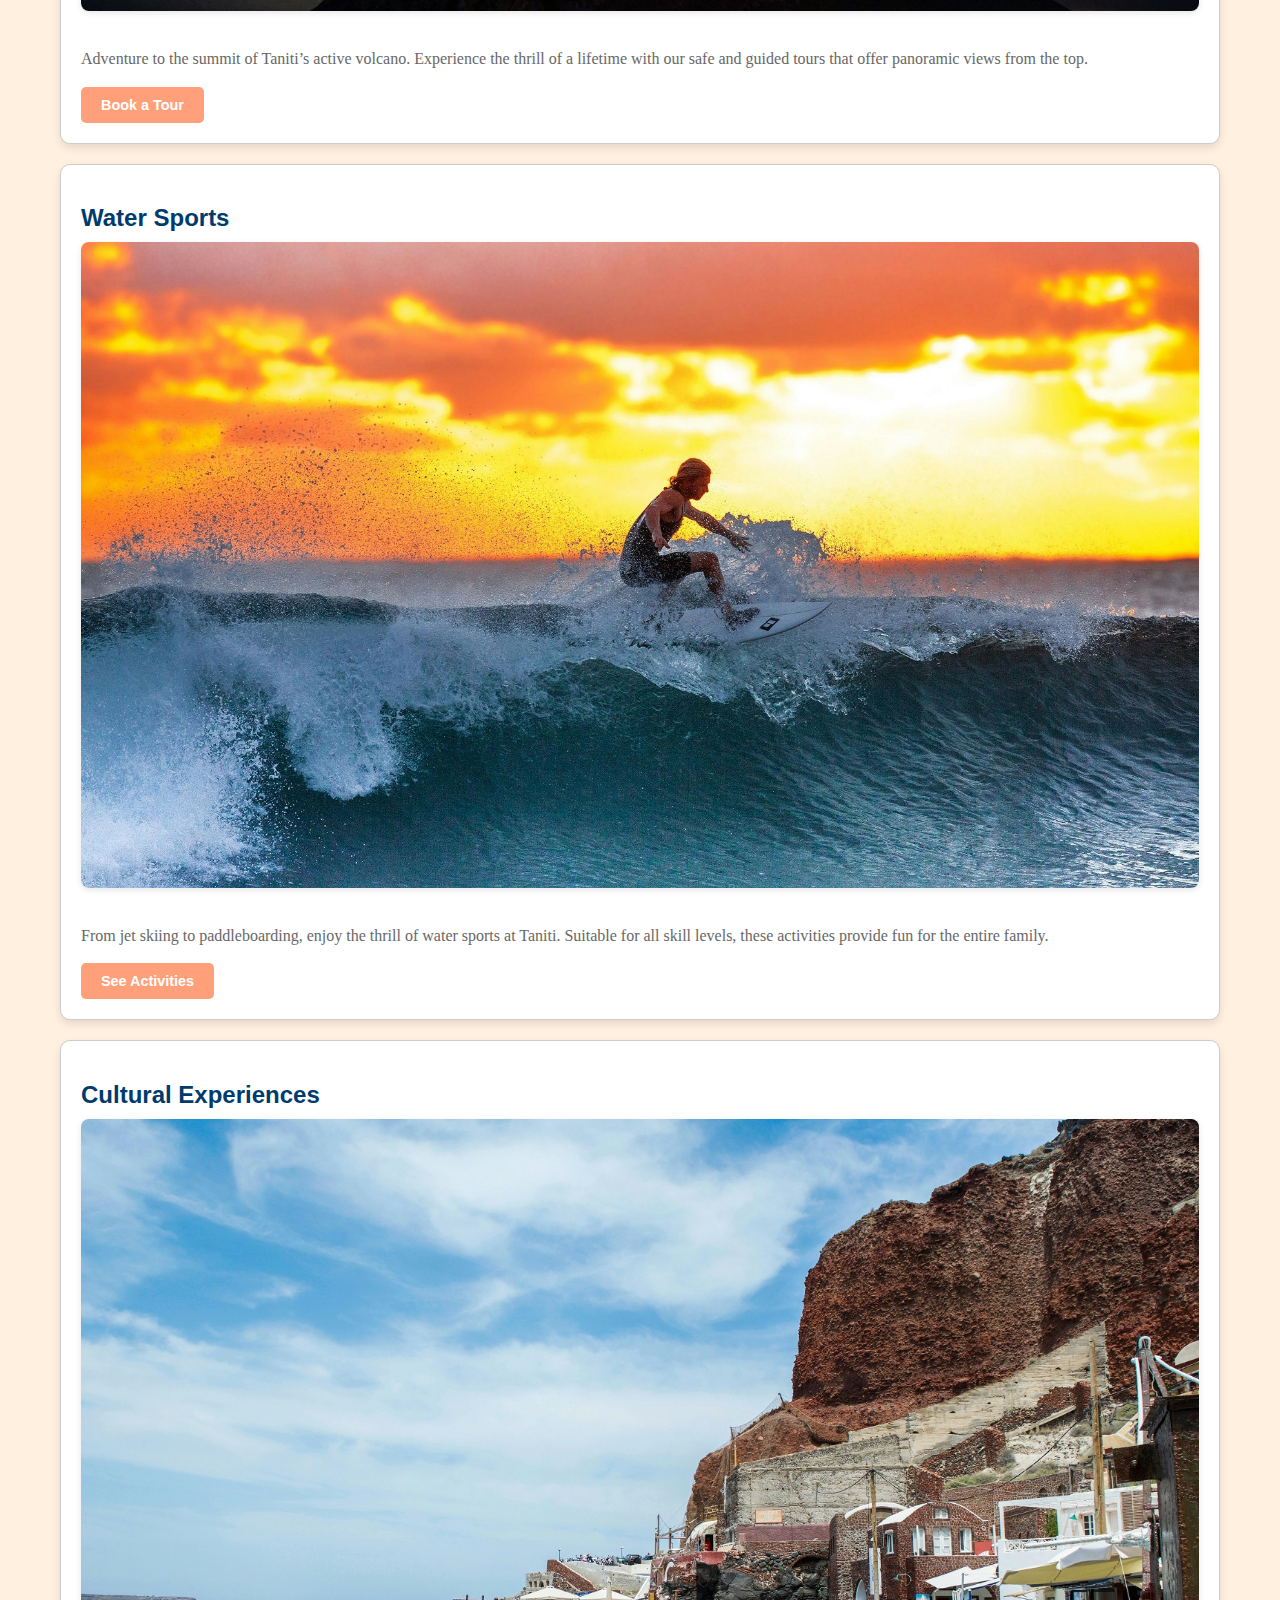
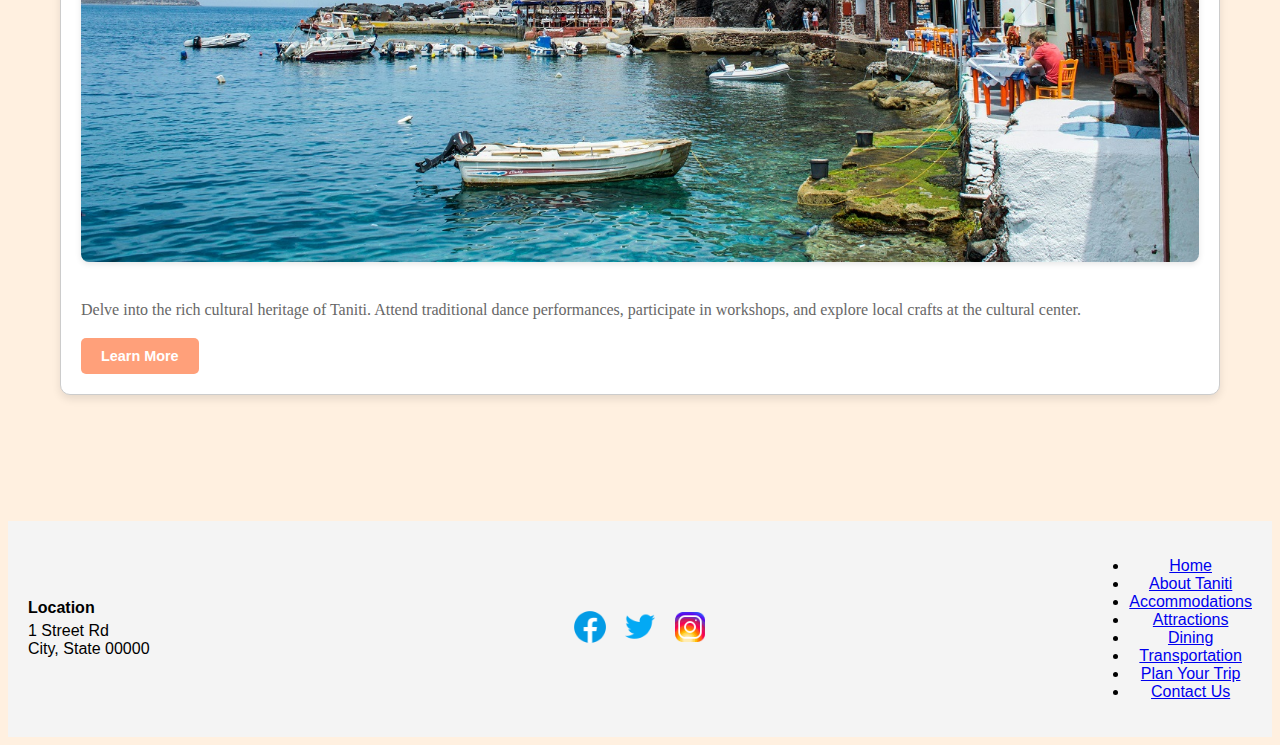
<file: attractions.html>
<!DOCTYPE html>
<html lang="en">
   <head>
      <meta charset="UTF-8">
      <meta name="viewport" content="width=device-width, initial-scale=1.0">
      <title>Attractions at Taniti Island</title>
      <link rel="stylesheet" href="styles.css">
      <script src="script.js"></script>
   </head>
   <body>
      <header>
         <div class="logo-container">
            <div class="nav-container">
               <nav>
                  <ul>
                     <li ><a href="./index.html" >Home</a></li>
                     <li class="submenu-parent">
                        <a href="#" class="active">Navigate</a>
                        <ul class="submenu" class="active">
                           <li>
                              <a href="./accommodations.html">Accommodations</a>
                           </li>
                           <li>
                              <a href="./attractions.html" class="active">Attractions</a>
                           </li>
                           <li>
                              <a href="./dining.html">Dining</a>
                           </li>
                           <li>
                              <a href="./transportation.html">Transportation</a>
                           </li>
                           <li>
                              <a href="./plan-your-trip.html">Plan Your Trip</a>
                           </li>
                        </ul>
                     </li>
                     <li><a href="./about-taniti.html">About Taniti</a></li>
                     <li><a href="./contact-us.html">Contact Us</a></li>
                  </ul>
               </nav>
               <nav class="search-bar">
                  <input type="text" id="search-input" placeholder="Search...">
                  <button type="submit" onclick="search()">Search</button>
               </nav>
            </div>
         </div>
      </header>
      <main>
         <div class="intro">
            <h1>Explore the Wonders of Taniti Island</h1>
            <p>Discover the attractions and activities that make Taniti a unique paradise.</p>
         </div>
         <section class="attractions">
            <article>
               <h2>Beaches</h2>
               <img src="./Attractions/Beaches.jpg" alt="Beaches">
               <p>Relax on pristine sands or enjoy a variety of water sports at our world-class beaches. Each beach offers unique charms, from tranquil waters to vibrant coral reefs perfect for snorkeling.</p>
               <a href="#" class="cta-button">Discover More</a>
            </article>
            <article>
               <h2>Rainforest Hikes</h2>
               <img src="./Attractions/RainforestHikes.jpg" alt="Rainforest Hikes">
               <p>Embark on guided hikes through lush rainforests. Explore the rich biodiversity and hidden waterfalls in the heart of Taniti’s natural landscape.</p>
               <a href="#" class="cta-button">Explore Trails</a>
            </article>
            <article>
               <h2>Volcano Tours</h2>
               <img src="./Attractions/VolcanoTours.jpg" alt="Volcano Tours">
               <p>Adventure to the summit of Taniti’s active volcano. Experience the thrill of a lifetime with our safe and guided tours that offer panoramic views from the top.</p>
               <a href="#" class="cta-button">Book a Tour</a>
            </article>
            <article>
               <h2>Water Sports</h2>
               <img src="./Attractions/WaterSports.jpg" alt="Water Sports">
               <p>From jet skiing to paddleboarding, enjoy the thrill of water sports at Taniti. Suitable for all skill levels, these activities provide fun for the entire family.</p>
               <a href="#" class="cta-button">See Activities</a>
            </article>
            <article>
               <h2>Cultural Experiences</h2>
               <img src="./Attractions/CulturalExperiences.jpg" alt="Cultural Experiences">
               <p>Delve into the rich cultural heritage of Taniti. Attend traditional dance performances, participate in workshops, and explore local crafts at the cultural center.</p>
               <a href="#" class="cta-button">Learn More</a>
            </article>
         </section>
         <p><br></p>
         <p><br></p>
      </main>
      <footer>
         <div class="footer-container">
            <div class="footer-section" id="footer-location">
               <strong>Location</strong>
               <p class="street-address">1 Street Rd</p>
               <p class="city-state">City, State 00000</p>
            </div>
            <div class="footer-section" id="footer-social-media">
               <a href="#" class="social-icon">
               <img src="./Index/FB.png" alt="Facebook">
               </a>
               <a href="#" class="social-icon">
               <img src="./Index/TW.png" alt="Twitter">
               </a>
               <a href="#" class="social-icon">
               <img src="./Index/IG.png" alt="Instagram">
               </a>
            </div>
            <div class="footer-section" id="footer-quick-links">
               <ul>
                  <li><a href="index.html">Home</a></li>
                  <li><a href="about-taniti.html">About Taniti</a></li>
                  <li><a href="accommodations.html">Accommodations</a></li>
                  <li><a href="attractions.html">Attractions</a></li>
                  <li><a href="dining.html">Dining</a></li>
                  <li><a href="transportation.html">Transportation</a></li>
                  <li><a href="plan-your-trip.html">Plan Your Trip</a></li>
                  <li><a href="contact-us.html">Contact Us</a></li>
               </ul>
            </div>
         </div>
      </footer>
   </body>
</html>
</file>
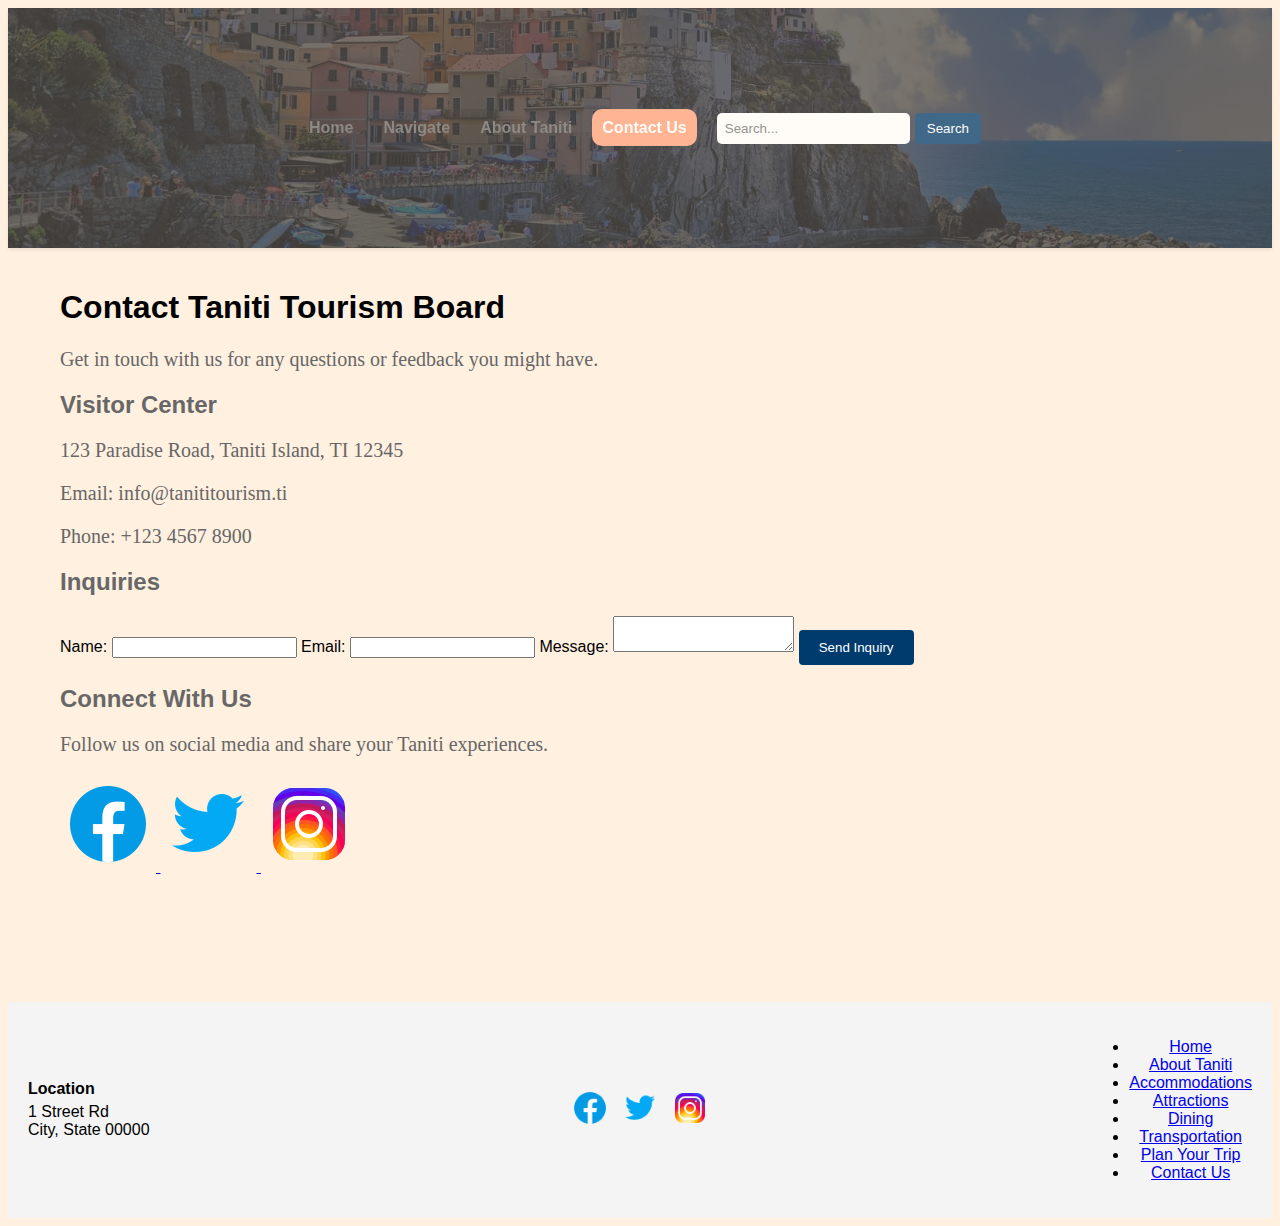
<file: contact-us.html>
<!DOCTYPE html>
<html lang="en">
   <head>
      <meta charset="UTF-8">
      <meta name="viewport" content="width=device-width, initial-scale=1.0">
      <title>Taniti Island</title>
      <link rel="stylesheet" href="styles.css">
      <script src="script.js"></script>
   </head>
   <body>
      <header>
         <div class="logo-container">
            <div class="nav-container">
               <nav>
                  <ul>
                     <li><a href="./index.html">Home</a></li>
                     <li class="submenu-parent">
                        <a href="#">Navigate</a>
                        <ul class="submenu">
                           <li>
                              <a href="./accommodations.html">Accommodations</a>
                           </li>
                           <li>
                              <a href="./attractions.html">Attractions</a>
                           </li>
                           <li>
                              <a href="./dining.html">Dining</a>
                           </li>
                           <li>
                              <a href="./transportation.html">Transportation</a>
                           </li>
                           <li>
                              <a href="./plan-your-trip.html">Plan Your Trip</a>
                           </li>
                        </ul>
                     </li>
                     <li><a href="./about-taniti.html">About Taniti</a></li>
                     <li class="active"><a href="./contact-us.html" class="active">Contact Us</a></li>
                  </ul>
               </nav>
               <nav class="search-bar">
                  <input type="text" id="search-input" placeholder="Search...">
                  <button type="submit" onclick="search()">Search</button>
               </nav>
            </div>
         </div>
      </header>
      <main>
         <section class="contact-intro">
            <h1>Contact Taniti Tourism Board</h1>
            <p>Get in touch with us for any questions or feedback you might have.</p>
         </section>
         <section class="contact-information">
            <h2>Visitor Center</h2>
            <p>123 Paradise Road, Taniti Island, TI 12345</p>
            <p>Email: info@tanititourism.ti</p>
            <p>Phone: +123 4567 8900</p>
         </section>
         <section class="contact-form">
            <h2>Inquiries</h2>
            <form action="#" method="post">
               <label for="name">Name:</label>
               <input type="text" id="name" name="name" required>
               <label for="email">Email:</label>
               <input type="email" id="email" name="email" required>
               <label for="message">Message:</label>
               <textarea id="message" name="message" required></textarea>
               <button type="submit">Send Inquiry</button>
            </form>
         </section>
         <section class="social-media">
            <h2>Connect With Us</h2>
            <p>Follow us on social media and share your Taniti experiences.</p>
            <div class="social-links">
               <a href="#" class="social-icon">
               <img src="./Index/FB.png" alt="Facebook">
               </a>
               <a href="#" class="social-icon">
               <img src="./Index/TW.png" alt="Twitter">
               </a>
               <a href="#" class="social-icon">
               <img src="./Index/IG.png" alt="Instagram">
               </a>
            </div>
         </section>
         <p><br></p>
         <p><br></p>
      </main>
      <footer>
         <div class="footer-container">
            <div class="footer-section" id="footer-location">
               <strong>Location</strong>
               <p class="street-address">1 Street Rd</p>
               <p class="city-state">City, State 00000</p>
            </div>
            <div class="footer-section" id="footer-social-media">
               <a href="#" class="social-icon">
               <img src="./Index/FB.png" alt="Facebook">
               </a>
               <a href="#" class="social-icon">
               <img src="./Index/TW.png" alt="Twitter">
               </a>
               <a href="#" class="social-icon">
               <img src="./Index/IG.png" alt="Instagram">
               </a>
            </div>
            <div class="footer-section" id="footer-quick-links">
               <ul>
                  <li><a href="index.html">Home</a></li>
                  <li><a href="about-taniti.html">About Taniti</a></li>
                  <li><a href="accommodations.html">Accommodations</a></li>
                  <li><a href="attractions.html">Attractions</a></li>
                  <li><a href="dining.html">Dining</a></li>
                  <li><a href="transportation.html">Transportation</a></li>
                  <li><a href="plan-your-trip.html">Plan Your Trip</a></li>
                  <li><a href="contact-us.html">Contact Us</a></li>
               </ul>
            </div>
         </div>
      </footer>
   </body>
</html>
</file>
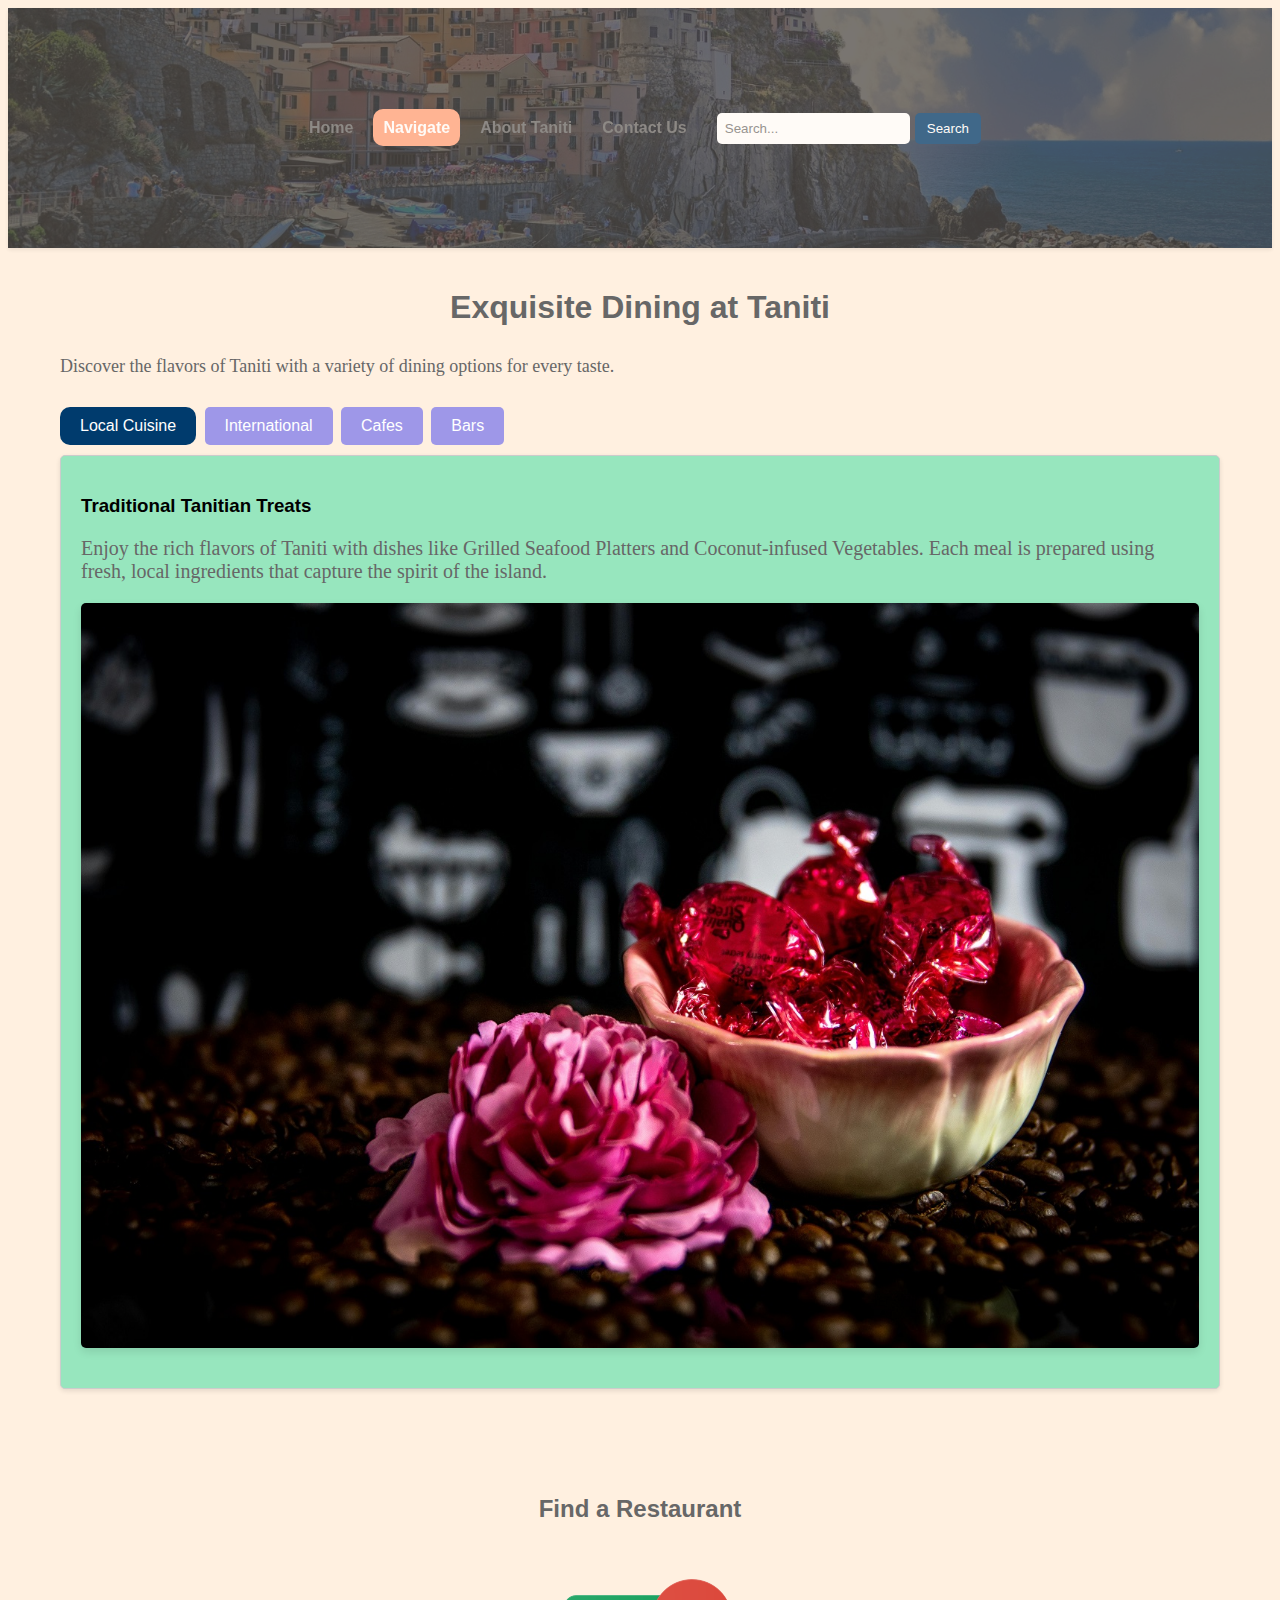
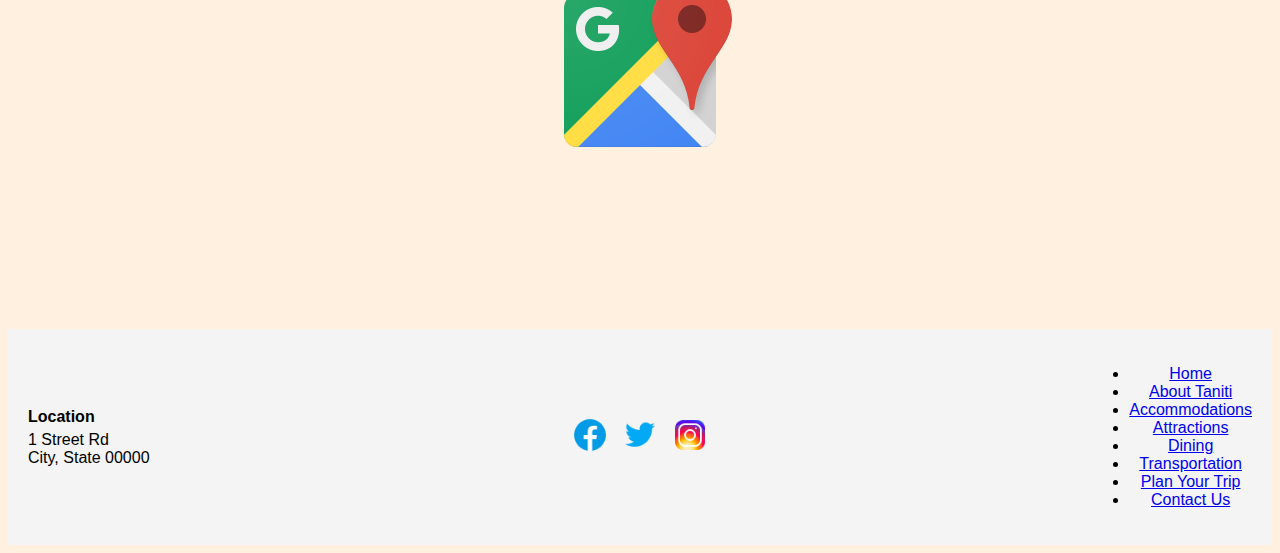
<file: dining.html>
<!DOCTYPE html>
<html lang="en">
   <head>
      <meta charset="UTF-8">
      <meta name="viewport" content="width=device-width, initial-scale=1.0">
      <title>Dining at Taniti Island</title>
      <link rel="stylesheet" href="styles.css">
      <script src="script.js"></script>
   </head>
   <body>
      <header>
         <div class="logo-container">
            <div class="nav-container">
               <nav>
                  <ul>
                     <li ><a href="./index.html" >Home</a></li>
                     <li class="submenu-parent">
                        <a href="#" class="active">Navigate</a>
                        <ul class="submenu" class="active">
                           <li>
                              <a href="./accommodations.html">Accommodations</a>
                           </li>
                           <li>
                              <a href="./attractions.html">Attractions</a>
                           </li>
                           <li>
                              <a href="./dining.html" class="active">Dining</a>
                           </li>
                           <li>
                              <a href="./transportation.html">Transportation</a>
                           </li>
                           <li>
                              <a href="./plan-your-trip.html">Plan Your Trip</a>
                           </li>
                        </ul>
                     </li>
                     <li><a href="./about-taniti.html">About Taniti</a></li>
                     <li><a href="./contact-us.html">Contact Us</a></li>
                  </ul>
               </nav>
               <nav class="search-bar">
                  <input type="text" id="search-input" placeholder="Search...">
                  <button type="submit" onclick="search()">Search</button>
               </nav>
            </div>
         </div>
      </header>
      <main>
         <div class="intro">
            <h1>Exquisite Dining at Taniti</h1>
            <p>Discover the flavors of Taniti with a variety of dining options for every taste.</p>
         </div>
         <section class="menu-tabs">
            <button class="tab-link active" onclick="openTab(event, 'Local')">Local Cuisine</button>
            <button class="tab-link" onclick="openTab(event, 'International')">International</button>
            <button class="tab-link" onclick="openTab(event, 'Cafes')">Cafes</button>
            <button class="tab-link" onclick="openTab(event, 'Bars')">Bars</button>
         </section>
         <div id="Local" class="tab-content" style="display: block;">
            <h3>Traditional Tanitian Treats</h3>
            <p>Enjoy the rich flavors of Taniti with dishes like Grilled Seafood Platters and Coconut-infused Vegetables. Each meal is prepared using fresh, local ingredients that capture the spirit of the island.<br><img src="./Dining/Local.jpg" alt="Traditional Tanitian Treats"></p>
         </div>
         <div id="International" class="tab-content" style="display:none;">
            <h3>World Flavors</h3>
            <p>Sample a variety of international cuisines from our globally-inspired restaurants. From Italian pasta to Japanese sushi, experience gourmet dining with a multicultural twist.<br><img src="./Dining/International.jpg" alt="World Flavors"></p>
         </div>
         <div id="Cafes" class="tab-content" style="display:none;">
            <h3>Coffee and Casual Eats</h3>
            <p>Relax in one of our cozy cafes, offering a selection of artisan coffees, homemade pastries, and light meals - perfect for a lazy afternoon or a quick bite.<br><img src="./Dining/Cafes.jpg" alt="Coffee and Casual Eats"></p>
         </div>
         <div id="Bars" class="tab-content" style="display:none;">
            <h3>Nightlife and Cocktails</h3>
            <p>Explore Taniti's vibrant nightlife at our bars and lounges. Enjoy live music, exotic cocktails, and the perfect ambiance for a night out.<br><img src="./Dining/Bars.jpg" alt="Nightlife and Cocktails"></p>
         </div>
         <div class="restaurant-locator">
            <p><br></p>
            <p><br></p>
            <h2>Find a Restaurant</h2>
            <img src="./Dining/GoogleMaps.png" alt="Google Maps" style="max-width:100%; height:auto;">
         </div>
         <p><br></p>
         <p><br></p>
      </main>
      <footer>
         <div class="footer-container">
            <div class="footer-section" id="footer-location">
               <strong>Location</strong>
               <p class="street-address">1 Street Rd</p>
               <p class="city-state">City, State 00000</p>
            </div>
            <div class="footer-section" id="footer-social-media">
               <a href="#" class="social-icon">
               <img src="./Index/FB.png" alt="Facebook">
               </a>
               <a href="#" class="social-icon">
               <img src="./Index/TW.png" alt="Twitter">
               </a>
               <a href="#" class="social-icon">
               <img src="./Index/IG.png" alt="Instagram">
               </a>
            </div>
            <div class="footer-section" id="footer-quick-links">
               <ul>
                  <li><a href="index.html">Home</a></li>
                  <li><a href="about-taniti.html">About Taniti</a></li>
                  <li><a href="accommodations.html">Accommodations</a></li>
                  <li><a href="attractions.html">Attractions</a></li>
                  <li><a href="dining.html">Dining</a></li>
                  <li><a href="transportation.html">Transportation</a></li>
                  <li><a href="plan-your-trip.html">Plan Your Trip</a></li>
                  <li><a href="contact-us.html">Contact Us</a></li>
               </ul>
            </div>
         </div>
      </footer>
   </body>
</html>
</file>
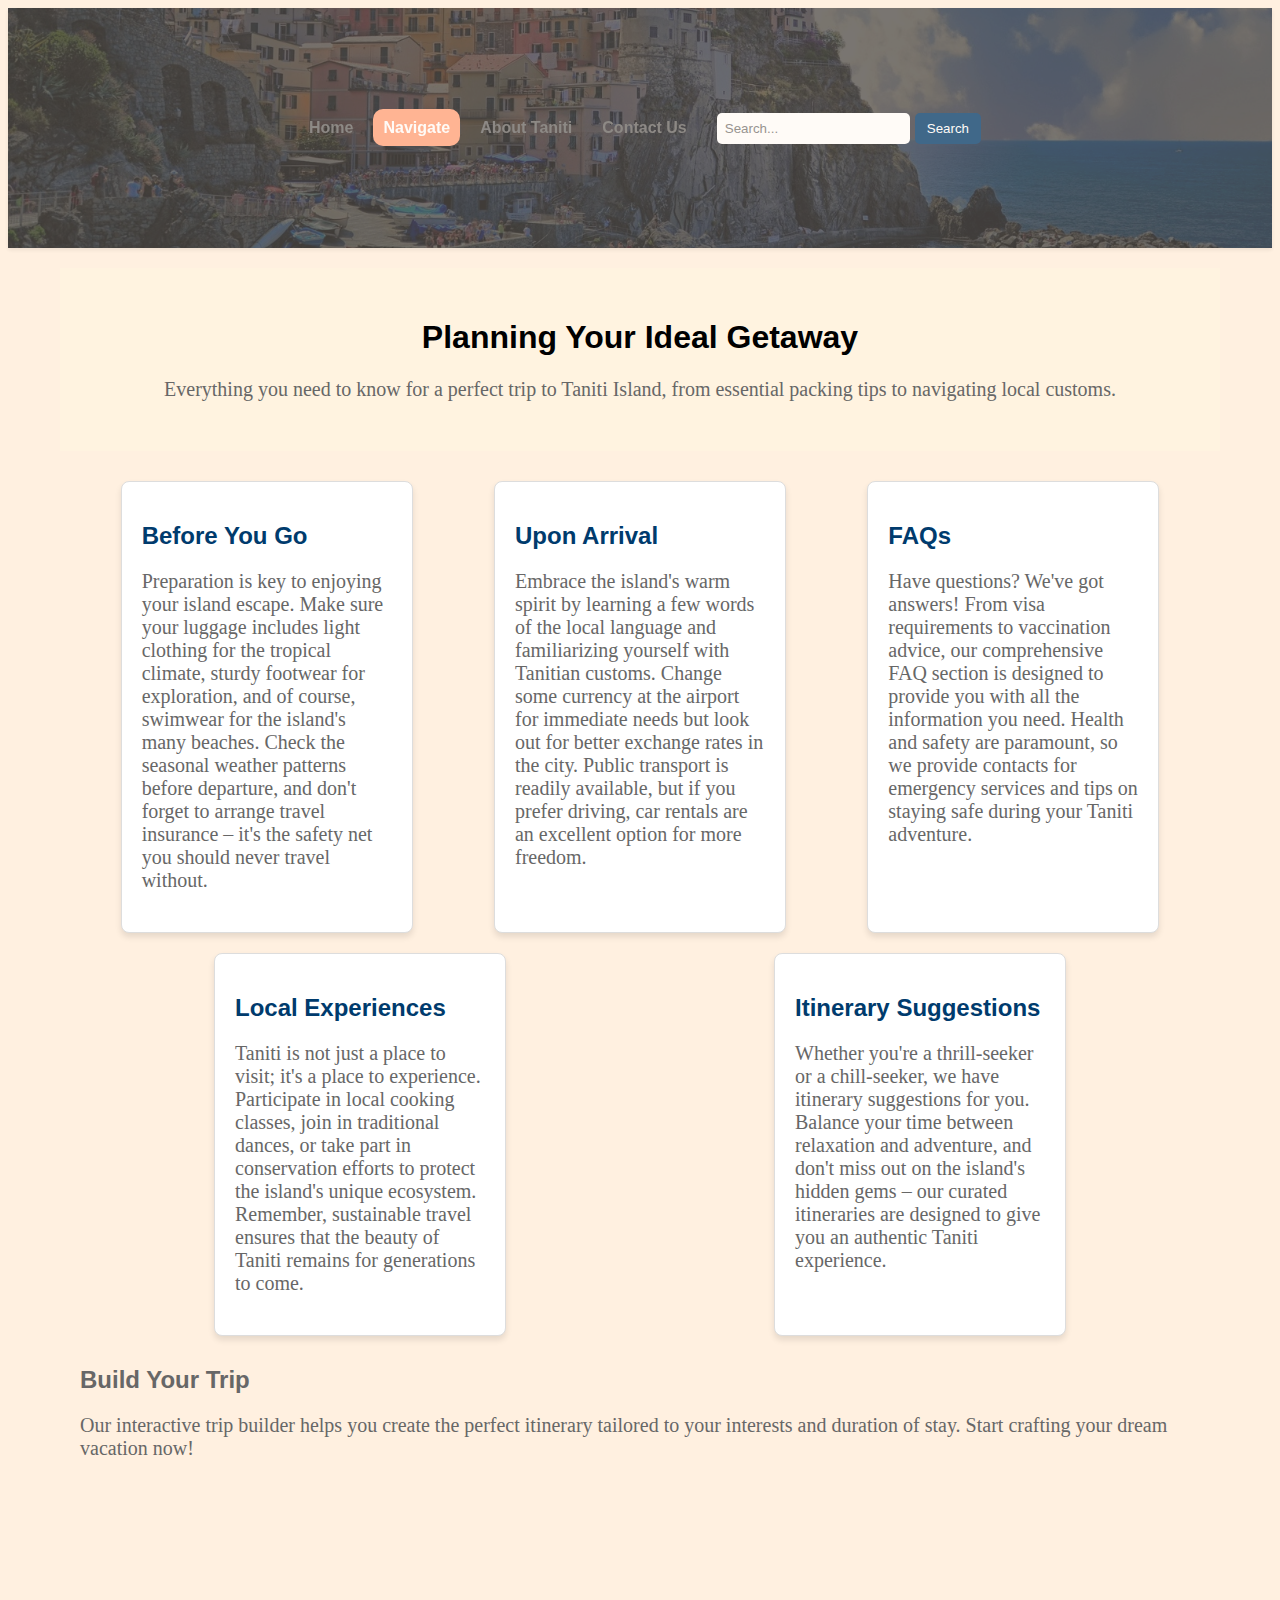
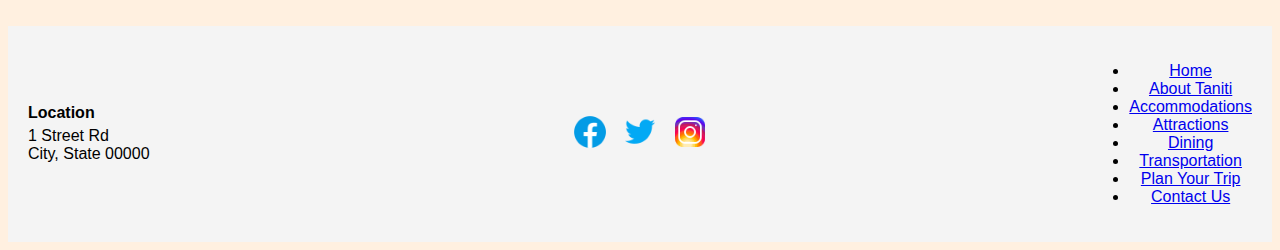
<file: plan-your-trip.html>
<!DOCTYPE html>
<html lang="en">
   <head>
      <meta charset="UTF-8">
      <meta name="viewport" content="width=device-width, initial-scale=1.0">
      <title>Dining at Taniti Island</title>
      <link rel="stylesheet" href="styles.css">
      <script src="script.js"></script>
   </head>
   <body>
      <header>
         <div class="logo-container">
            <div class="nav-container">
               <nav>
                  <ul>
                     <li ><a href="./index.html" >Home</a></li>
                     <li class="submenu-parent">
                        <a href="#" class="active">Navigate</a>
                        <ul class="submenu" class="active">
                           <li>
                              <a href="./accommodations.html">Accommodations</a>
                           </li>
                           <li>
                              <a href="./attractions.html">Attractions</a>
                           </li>
                           <li>
                              <a href="./dining.html">Dining</a>
                           </li>
                           <li>
                              <a href="./transportation.html">Transportation</a>
                           </li>
                           <li>
                              <a href="./plan-your-trip.html" class="active">Plan Your Trip</a>
                           </li>
                        </ul>
                     </li>
                     <li><a href="./about-taniti.html">About Taniti</a></li>
                     <li><a href="./contact-us.html">Contact Us</a></li>
                  </ul>
               </nav>
               <nav class="search-bar">
                  <input type="text" id="search-input" placeholder="Search...">
                  <button type="submit" onclick="search()">Search</button>
               </nav>
            </div>
         </div>
      </header>
      <main>
         <section class="trip-intro">
            <h1>Planning Your Ideal Getaway</h1>
            <p>Everything you need to know for a perfect trip to Taniti Island, from essential packing tips to navigating local customs.</p>
         </section>
         <section class="trip-planning">
            <article class="planning-card">
               <h2>Before You Go</h2>
               <p>Preparation is key to enjoying your island escape. Make sure your luggage includes light clothing for the tropical climate, sturdy footwear for exploration, and of course, swimwear for the island's many beaches. Check the seasonal weather patterns before departure, and don't forget to arrange travel insurance – it's the safety net you should never travel without.</p>
            </article>
            <article class="planning-card">
               <h2>Upon Arrival</h2>
               <p>Embrace the island's warm spirit by learning a few words of the local language and familiarizing yourself with Tanitian customs. Change some currency at the airport for immediate needs but look out for better exchange rates in the city. Public transport is readily available, but if you prefer driving, car rentals are an excellent option for more freedom.</p>
            </article>
            <article class="planning-card">
               <h2>FAQs</h2>
               <p>Have questions? We've got answers! From visa requirements to vaccination advice, our comprehensive FAQ section is designed to provide you with all the information you need. Health and safety are paramount, so we provide contacts for emergency services and tips on staying safe during your Taniti adventure.</p>
            </article>
            <article class="planning-card">
               <h2>Local Experiences</h2>
               <p>Taniti is not just a place to visit; it's a place to experience. Participate in local cooking classes, join in traditional dances, or take part in conservation efforts to protect the island's unique ecosystem. Remember, sustainable travel ensures that the beauty of Taniti remains for generations to come.</p>
            </article>
            <article class="planning-card">
               <h2>Itinerary Suggestions</h2>
               <p>Whether you're a thrill-seeker or a chill-seeker, we have itinerary suggestions for you. Balance your time between relaxation and adventure, and don't miss out on the island's hidden gems – our curated itineraries are designed to give you an authentic Taniti experience.</p>
            </article>
            <div class="trip-builder">
               <h2>Build Your Trip</h2>
               <p>Our interactive trip builder helps you create the perfect itinerary tailored to your interests and duration of stay. Start crafting your dream vacation now!</p>
            </div>
         </section>
         <p><br></p>
         <p><br></p>
      </main>
      <footer>
         <div class="footer-container">
            <div class="footer-section" id="footer-location">
               <strong>Location</strong>
               <p class="street-address">1 Street Rd</p>
               <p class="city-state">City, State 00000</p>
            </div>
            <div class="footer-section" id="footer-social-media">
               <a href="#" class="social-icon">
               <img src="./Index/FB.png" alt="Facebook">
               </a>
               <a href="#" class="social-icon">
               <img src="./Index/TW.png" alt="Twitter">
               </a>
               <a href="#" class="social-icon">
               <img src="./Index/IG.png" alt="Instagram">
               </a>
            </div>
            <div class="footer-section" id="footer-quick-links">
               <ul>
                  <li><a href="index.html">Home</a></li>
                  <li><a href="about-taniti.html">About Taniti</a></li>
                  <li><a href="accommodations.html">Accommodations</a></li>
                  <li><a href="attractions.html">Attractions</a></li>
                  <li><a href="dining.html">Dining</a></li>
                  <li><a href="transportation.html">Transportation</a></li>
                  <li><a href="plan-your-trip.html">Plan Your Trip</a></li>
                  <li><a href="contact-us.html">Contact Us</a></li>
               </ul>
            </div>
         </div>
      </footer>
   </body>
</html>
</file>
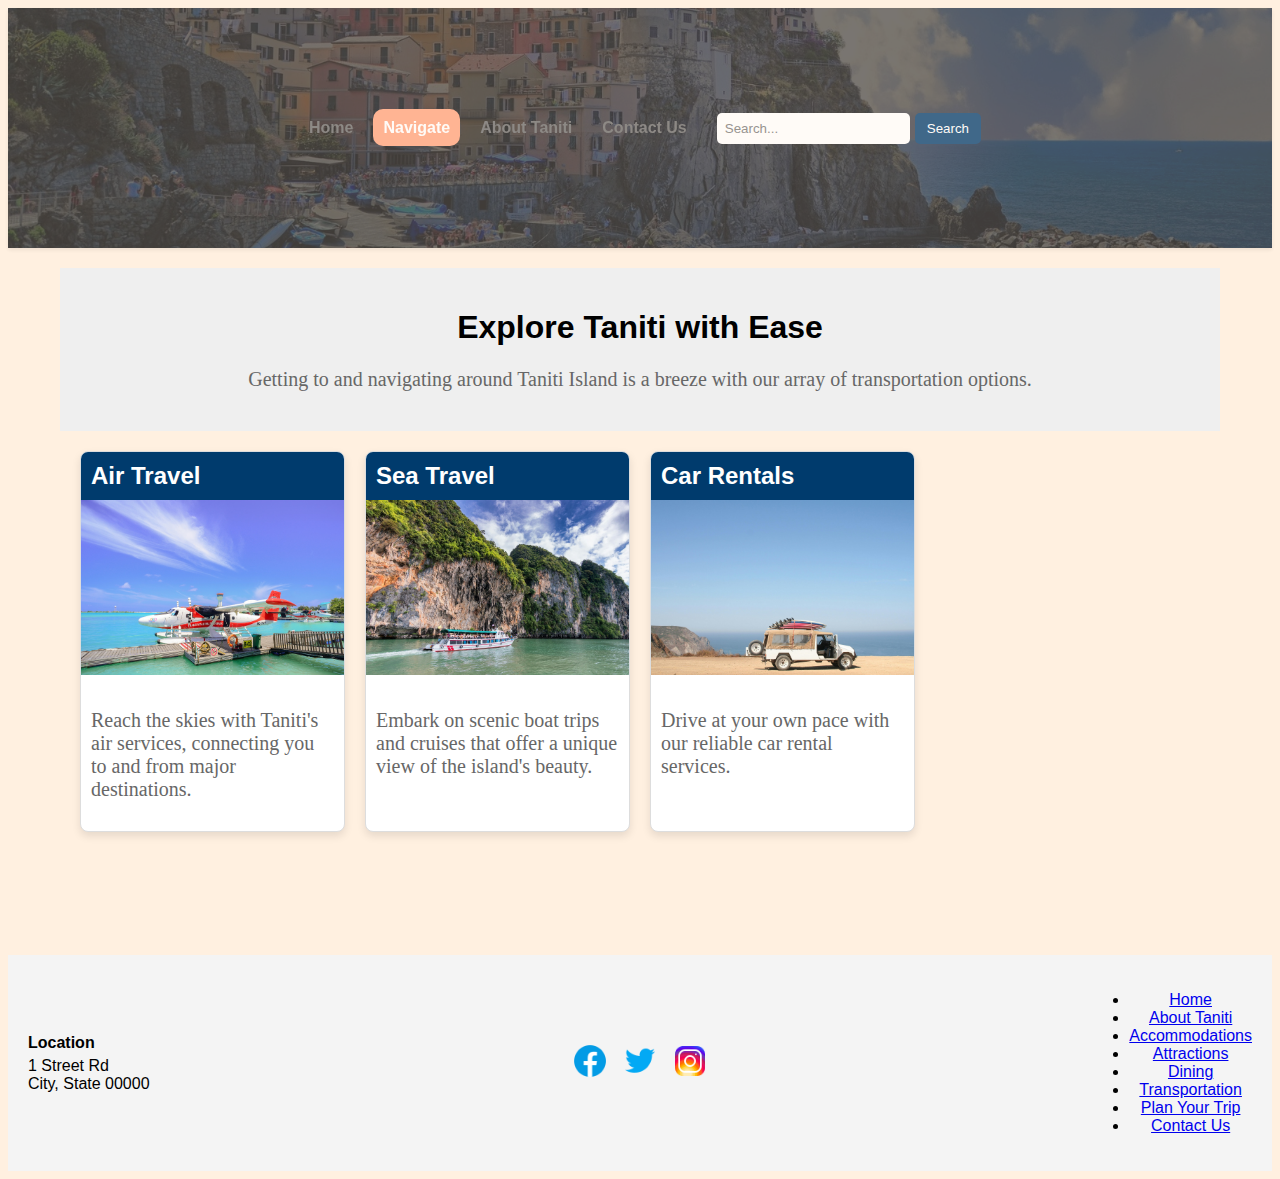
<file: transportation.html>
<!DOCTYPE html>
<html lang="en">
   <head>
      <meta charset="UTF-8">
      <meta name="viewport" content="width=device-width, initial-scale=1.0">
      <title>Dining at Taniti Island</title>
      <link rel="stylesheet" href="styles.css">
      <script src="script.js"></script>
   </head>
   <body>
      <header>
         <div class="logo-container">
            <div class="nav-container">
               <nav>
                  <ul>
                     <li ><a href="./index.html" >Home</a></li>
                     <li class="submenu-parent">
                        <a href="#" class="active">Navigate</a>
                        <ul class="submenu" class="active">
                           <li>
                              <a href="./accommodations.html">Accommodations</a>
                           </li>
                           <li>
                              <a href="./attractions.html">Attractions</a>
                           </li>
                           <li>
                              <a href="./dining.html">Dining</a>
                           </li>
                           <li>
                              <a href="./transportation.html" class="active">Transportation</a>
                           </li>
                           <li>
                              <a href="./plan-your-trip.html">Plan Your Trip</a>
                           </li>
                        </ul>
                     </li>
                     <li><a href="./about-taniti.html">About Taniti</a></li>
                     <li><a href="./contact-us.html">Contact Us</a></li>
                  </ul>
               </nav>
               <nav class="search-bar">
                  <input type="text" id="search-input" placeholder="Search...">
                  <button type="submit" onclick="search()">Search</button>
               </nav>
            </div>
         </div>
      </header>
      <main>
         <section class="transportation-intro">
            <h1>Explore Taniti with Ease</h1>
            <p>Getting to and navigating around Taniti Island is a breeze with our array of transportation options.</p>
         </section>
         <section class="transportation-options">
         <article class="transport-card">
            <h2>Air Travel</h2>
            <img src="./Transportation/Airplane.jpg" alt="Airplane">
            <p>Reach the skies with Taniti's air services, connecting you to and from major destinations.</p>
         </article>
         <article class="transport-card">
            <h2>Sea Travel</h2>
            <img src="./Transportation/Boat.jpg" alt="Boat">
            <p>Embark on scenic boat trips and cruises that offer a unique view of the island's beauty.</p>
         </article>
         <article class="transport-card">
            <h2>Car Rentals</h2>
            <img src="./Transportation/CarRental.jpg" alt="Car Rental">
            <p>Drive at your own pace with our reliable car rental services.</p>
         </article>
         <p><br></p>
         <p><br></p>
      </main>
      <footer>
         <div class="footer-container">
            <div class="footer-section" id="footer-location">
               <strong>Location</strong>
               <p class="street-address">1 Street Rd</p>
               <p class="city-state">City, State 00000</p>
            </div>
            <div class="footer-section" id="footer-social-media">
               <a href="#" class="social-icon">
               <img src="./Index/FB.png" alt="Facebook">
               </a>
               <a href="#" class="social-icon">
               <img src="./Index/TW.png" alt="Twitter">
               </a>
               <a href="#" class="social-icon">
               <img src="./Index/IG.png" alt="Instagram">
               </a>
            </div>
            <div class="footer-section" id="footer-quick-links">
               <ul>
                  <li><a href="index.html">Home</a></li>
                  <li><a href="about-taniti.html">About Taniti</a></li>
                  <li><a href="accommodations.html">Accommodations</a></li>
                  <li><a href="attractions.html">Attractions</a></li>
                  <li><a href="dining.html">Dining</a></li>
                  <li><a href="transportation.html">Transportation</a></li>
                  <li><a href="plan-your-trip.html">Plan Your Trip</a></li>
                  <li><a href="contact-us.html">Contact Us</a></li>
               </ul>
            </div>
         </div>
      </footer>
   </body>
</html>
</file>
<file: styles.css>
html {
     scroll-behavior:smooth 
}

 :root {
     --primary-color: #003B6D;
     --secondary-color: #FFA07A;
     --text-color: #676767;
     --background-color: #FFF0E0;
}
 body {
     background-color: var(--background-color);
     font-family: Arial, sans-serif;
     min-width: 470px;
}
 header {
     position:relative;
     padding:20px;
     display:flex;
     justify-content:center;
     align-items:center;
     box-shadow:0 2px 4px rgba(0,0,0,0.1);
     height:200px;
     background-color:#000;
     opacity:.75;
     overflow:visible 
}
 header::before {
     content:'';
     position:absolute;
     top:0;
     right:0;
     bottom:0;
     left:0;
     background:#000 url("./Index/TanitiMain.jpg") no-repeat center center / cover;
     opacity:.3;
     z-index:-1 
}
 nav ul {
     list-style-type:none;
     margin:0;
     padding:0;
     display:flex;
     position:relative;
     margin-right:10px 
}
 nav ul li {
     position:relative;
     margin-right:10px 
}
 nav ul li a {
     text-decoration:none;
     color:var(--text-color);
     font-weight:700;
     padding:10px;
     border-radius:5px;
     transition:background-color .3s ease;
     white-space:nowrap 
}
 nav ul li a:hover,nav ul li:hover>a {
     background-color:var(--primary-color);
     color:#fff 
}
 nav ul li ul {
     position:absolute;
     top:150%;
     left:0;
     background-color:var(--background-color);
     padding:10px;
     display:none;
     box-shadow:0 2px 4px rgba(0,0,0,0.1);
     border-radius:5px;
     z-index:1;
     opacity:0;
     animation:fade-in .3s ease-in-out forwards 
}
 @keyframes fade-in {
     from {
         opacity:0 
    }
     to {
         opacity:1 
    }
}
 .active {
     background-color:var(--secondary-color);
     color:#fff;
     border-radius:10px 
}
 nav ul li:hover>ul {
     display:block 
}
 nav ul li ul li a {
     display:block;
     padding:5px 10px 
}
 .search-bar input[type="text"] {
     padding:8px;
     border-radius:5px;
     border:none;
     margin-right:5px 
}
 .search-bar button {
     padding:8px 12px;
     border-radius:5px;
     border:none;
     background-color:var(--primary-color);
     color:#fff;
     cursor:pointer;
     transition:background-color .3s ease 
}
 .search-bar button:hover {
     background-color:#003248 
}
 @media screen and (min-width: 700px) {
     .nav-container {
         display:flex;
         flex-direction:row;
         align-items:center;
         position:center 
    }
     .search-bar {
         display:flex;
         flex-direction:row;
         align-items:center;
         position:center 
    }
     .search-bar input[type="text"],.search-bar button {
         margin-top:0 
    }
}
 @media screen and (max-width: 700px) {
     .nav-container {
         display:flex;
         flex-direction:column;
         align-items:center 
    }
     .search-bar {
         display:flex;
         flex-direction:row;
         align-items:center;
         margin-top:20px;
         position:center 
    }
     .street-address::after {
         content:"," 
    }
     .city-state {
         display:block 
    }
     #footer-location strong::after {
         content: ":\00a0";
    }
     .attractions article {
         padding: 15px;
    }
     .attractions img {
         border-radius: 5px;
    }
     .cta-button {
         padding: 8px 16px;
    }
}
 #main-content {
     opacity:0;
     transition:opacity .3s ease-in-out 
}
 #main-content.fade-in {
     opacity:1 
}
 main {
     padding:20px;
     max-width:1200px;
     margin:0 auto;
     box-sizing:border-box 
}
 main p {
     color:var(--text-color);
     font-family:Times New Roman,sans-serif;
     font-size:20px 
}
 .intro {
     margin-bottom:30px 
}
 .intro h1 {
     margin-bottom:30px;
     color:var(--text-color);
     display:flex;
     flex-direction:column;
     align-items:center;
     text-align:center 
}
 .intro p {
     font-size:18px;
     color:var(--text-color);
     margin-bottom:20px 
}
 h2 {
     color:var(--text-color) 
}
 .images-format {
     width:25%;
     max-width:300px;
     height:auto;
     border-radius:10px;
     box-shadow:0 0 5px rgba(0,0,0,0.3);
     opacity:.7;
     transition:opacity 0.3s,box-shadow .3s 
}
 .images-format img {
     width:100%;
     height:auto;
     border-radius:10px;
     overflow:hidden;
     position:relative 
}
 .images-format:hover,.image-gallery a:hover img {
     opacity:1;
     box-shadow:0 0 10px rgba(0,0,0,0.5) 
}
 .images-format img::before,.image-gallery img::before {
     content:"";
     position:absolute;
     top:0;
     right:0;
     bottom:0;
     left:0;
     background:linear-gradient(rgba(255,255,255,0.3),rgba(255,255,255,1));
     border-radius:inherit;
     z-index:1 
}
 #index-image1 {
     float:left;
     margin-right:20px 
}
 #index-image2 {
     float:right;
     margin-left:20px 
}
 .image-list-container {
     clear:both 
}
 .image-gallery {
     display:flex;
     justify-content:center;
     align-items:center;
     transition:opacity 1s 
}
 .image-gallery a {
     flex:1;
     margin:0 10px;
     text-align:center;
     text-decoration:none;
     position:relative 
}
 .image-gallery figure {
     position:relative;
     display:inline-block;
     margin:0;
     padding:0 
}
 .image-gallery img {
     width:100%;
     max-width:240px;
     height:auto;
     border-radius:10px;
     overflow:hidden;
     opacity:.7;
     transition:opacity .3s 
}
 figcaption {
     text-align:center;
     font-size:16px;
     font-weight:700;
     color:var(--text-color);
     text-shadow:2px 2px 3px rgba(0,0,0,0.3) 
}
 button {
     padding:10px 20px;
     background-color:#003B6D;
     color:#fff;
     border:none;
     border-radius:4px;
     cursor:pointer 
}
 button:hover {
     background-color:#69C 
}
 .button-container {
     text-align:center;
     margin-top:10px 
}
 .cta-button {
     display:inline-block;
     padding:8px 16px;
     background-color:#003B6D;
     color:#fff;
     text-align:center;
     text-decoration:none;
     border-radius:5px;
     font-weight:700;
     font-size:.9em;
     transition:background-color .3s 
}
 .cta-button:hover {
     background-color:#005A9C;
     cursor:pointer 
}
 footer {
     background-color:#f4f4f4;
     padding:20px 
}
 .footer-container {
     display:flex;
     flex-direction:column;
     align-items:center;
     text-align:center 
}
 .footer-section {
     margin-bottom:10px 
}
 #footer-location,#footer-social-media,#footer-quick-links {
     display:flex;
     justify-content:center;
     width:100% 
}
 #footer-location strong,#footer-location p {
     display:block;
     margin:0;
     padding:0 
}
 #footer-location strong {
     margin-bottom:5px 
}
 #footer-social-media {
     order:2 
}
 .footer-quick-links ul {
     list-style-type: none;
     padding:0;
     margin:0 
}
 .footer-quick-links li {
     display:block;
     margin-bottom:5px 
}
 .footer-quick-links a {
     text-decoration:none;
     color:#333;
     transition:color .3s ease 
}
 .footer-quick-links a:hover {
     color:#005a9c 
}
 #footer-social-media img {
     height:40px;
     width:auto;
     margin:0 5px 
}
 @media (min-width: 700px) {
     .footer-container {
         flex-direction:row;
         justify-content:space-between;
         align-items:center 
    }
     .street-address::after {
         content:"" 
    }
     .footer-section {
         margin-bottom:0 
    }
     #footer-location {
         display:flex;
         flex-direction:column;
         align-items:flex-start 
    }
     #footer-social-media {
         justify-content:center;
         order:0 
    }
     #footer-quick-links {
         justify-content:flex-end 
    }
     #footer-location strong::before {
         content: "";
    }
}

 .accommodations article {
     border: 1px solid #ccc;
     padding: 20px;
     margin-bottom: 20px;
     background-color: #ffffff;
     box-shadow: 0 4px 8px rgba(0, 0, 0, 0.1);
}
 .accommodations h2 {
     color: var(--primary-color);
}
 .accommodations img {
     width: 100%;
     height: auto;
     margin-bottom: 10px;
     border-radius: 15px;
     box-shadow: 0 8px 16px rgba(0, 0, 0, 0.2);
     -webkit-mask-image: radial-gradient(circle, black 70%, transparent 100%);
     mask-image: radial-gradient(circle, black 70%, transparent 105%);
}
 .accommodations p {
     margin-bottom: 10px;
}
 .cta-button {
     padding: 10px 20px;
     background-color: var(--secondary-color);
     color: white;
     text-decoration: none;
     border-radius: 5px;
     display: inline-block;
}

 .attractions article {
     border: 1px solid #ccc;
     padding: 20px;
     margin-bottom: 20px;
     background-color: #ffffff;
     box-shadow: 0 4px 8px rgba(0, 0, 0, 0.1);
     border-radius: 10px;
}
 .attractions h2 {
     color: var(--primary-color);
     margin-bottom: 10px;
}
 .attractions img {
     width: 100%;
     height: auto;
     border-radius: 8px;
     box-shadow: 0 2px 6px rgba(0, 0, 0, 0.1);
     margin-bottom: 15px;
}
 .attractions p {
     color: var(--text-color);
     margin-bottom: 15px;
     font-size: 16px;
     line-height: 1.6;
}
 .cta-button {
     background-color: var(--secondary-color);
     color: white;
     padding: 10px 20px;
     text-decoration: none;
     border-radius: 5px;
     display: inline-block;
     transition: background-color 0.3s;
}
 .cta-button:hover {
     background-color: darken(var(--secondary-color), 10%);
}

 @media (max-width: 768px) {
}
 .menu-tabs button.tab-link {
     background-color: #9e97e8;
     border: none;
     outline: none;
     cursor: pointer;
     padding: 10px 20px;
     transition: background-color 0.3s;
     font-size: 16px;
}
 .menu-tabs button.tab-link:hover {
     background-color: var(--primary-color);
     color: white;
}
 .menu-tabs button.active {
     background-color: var(--primary-color);
     color: white;
}

 .tab-content {
     display: none;
     padding: 20px;
     border: 1px solid #ccc;
     border-radius: 5px;
     box-shadow: 0 2px 5px rgba(0, 0, 0, 0.1);
     margin-top: 10px;
     background-color: #97e6be;
     position: relative;
     padding-bottom: 20px;
}

 .tab-content.active {
     display: block;
}
 .restaurant-locator {
     margin-top: 20px;
}

 @media screen and (max-width: 768px) {
     .menu-tabs button.tab-link {
         padding: 8px 16px;
         font-size: 14px;
    }
}

 .tab-link.active {
     background-color: #FFA500;
     color: white;
     border-radius: 10px;
}

 .tab-link {
     background-color: #333;
     color: white;
     border: none;
     outline: none;
     cursor: pointer;
     padding: 10px 20px;
     transition: background-color 0.3s, color 0.3s;
     border-radius: 5px;
     margin-right: 4px;
}

 .tab-link:hover {
     background-color: #555;
}

 .tab-content img {
     display: block;
     max-width: 100%;
     height: auto;
     margin-top: 20px;
     border-radius: 5px;
     box-shadow: 0 4px 8px rgba(0, 0, 0, 0.1);
}
 .restaurant-locator {
     width: 80%;
     margin: 0 auto;
     text-align: center;
}
 .transportation-intro {
     background-color: #EFEFEF;
     padding: 20px;
     text-align: center;
}
 .transportation-options {
     display: grid;
     grid-template-columns: repeat(auto-fit, minmax(250px, 1fr));
     gap: 20px;
     padding: 20px;
}
 .transport-card {
     background-color: #FFF;
     border: 1px solid #DDD;
     border-radius: 8px;
     overflow: hidden;
     box-shadow: 0 4px 8px rgba(0,0,0,0.1);
     transition: transform 0.3s ease, box-shadow 0.3s ease;
}
 .transport-card:hover {
     transform: translateY(-5px);
     box-shadow: 0 6px 12px rgba(0,0,0,0.2);
}
 .transport-card img {
     width: 100%;
     height: auto;
}
 .transport-card h2 {
     background-color: #003B6D;
     color: white;
     padding: 10px;
     margin: 0;
}
 .transport-card p {
     padding: 10px;
}
 .trip-intro {
     background-color: #FFF3E0;
     padding: 30px;
     text-align: center;
}
 .trip-planning {
     display: flex;
     flex-wrap: wrap;
     justify-content: space-around;
     padding: 20px;
}
 .planning-card {
     background-color: #FFF;
     border: 1px solid #DDD;
     border-radius: 8px;
     box-shadow: 0 4px 6px rgba(0,0,0,0.1);
     margin: 10px;
     padding: 20px;
     flex-basis: 250px;
}
 .planning-card h2 {
     color: #003B6D;
}
 .planning-card ul {
     list-style-type: none;
     padding-left: 0;
}
 .planning-card li {
     margin-bottom: 10px;
     padding-left: 20px;
     position: relative;
}
 .planning-card li::before {
     content: '✓';
     color: #4CAF50;
     position: absolute;
     left: 0;
}
 .about-taniti-hero {
     position: relative;
     text-align: center;
     color: white;
}
 .hero-image {
     width: 100%;
     height: auto;
     object-fit: cover;
}
 .hero-text {
     position: absolute;
     top: 50%;
     left: 50%;
     transform: translate(-50%, -50%);
     background-color: rgba(0, 0, 0, 0.8);
     padding: 20px;
     border-radius: 10px;
}
 .about-taniti-grid {
     display: grid;
     grid-template-columns: repeat(auto-fit, minmax(250px, 1fr));
     gap: 10px;
     padding: 20px;
}
 .grid-item {
     position: relative;
     overflow: hidden;
     border-radius: 10px;
}
 .grid-item img {
     width: 100%;
     height: auto;
     transition: transform 0.3s ease-in-out;
}
 .grid-item-text {
     position: absolute;
     bottom: 10px;
     left: 10px;
     background-color: rgba(0, 0, 0, 0.7);
     color: white;
     padding: 5px 10px;
     border-radius: 5px;
     transition: background-color 0.3s ease-in-out;
}
 .grid-item:hover img {
     transform: scale(1.1);
}
 .grid-item:hover .grid-item-text {
     background-color: rgba(0, 0, 0, 0.9);
}
 .culture-image-grid, .activities-image-gallery {
     display: grid;
     grid-template-columns: repeat(auto-fit, minmax(200px, 1fr));
     gap: 20px;
     margin-bottom: 30px;
}
 .culture-image-grid img, .activities-image-gallery img {
     width: 100%;
     height: auto;
     border-radius: 10px;
}
 .eco-tourism .responsive-image {
     max-width: 100%;
     max-height: 500px;
     height: auto;
     display: block;
     margin-left: auto;
     margin-right: auto;
     border-radius: 10px;
}

.nav-container {
    position: relative;
    z-index: 1000;
}

nav .submenu-parent .submenu {
    position: absolute;
    top: 100%; 
    left: 0;
    z-index: 1001;
    display: none;
}

nav .submenu-parent:hover .submenu {
    display: block;
}
</file>
